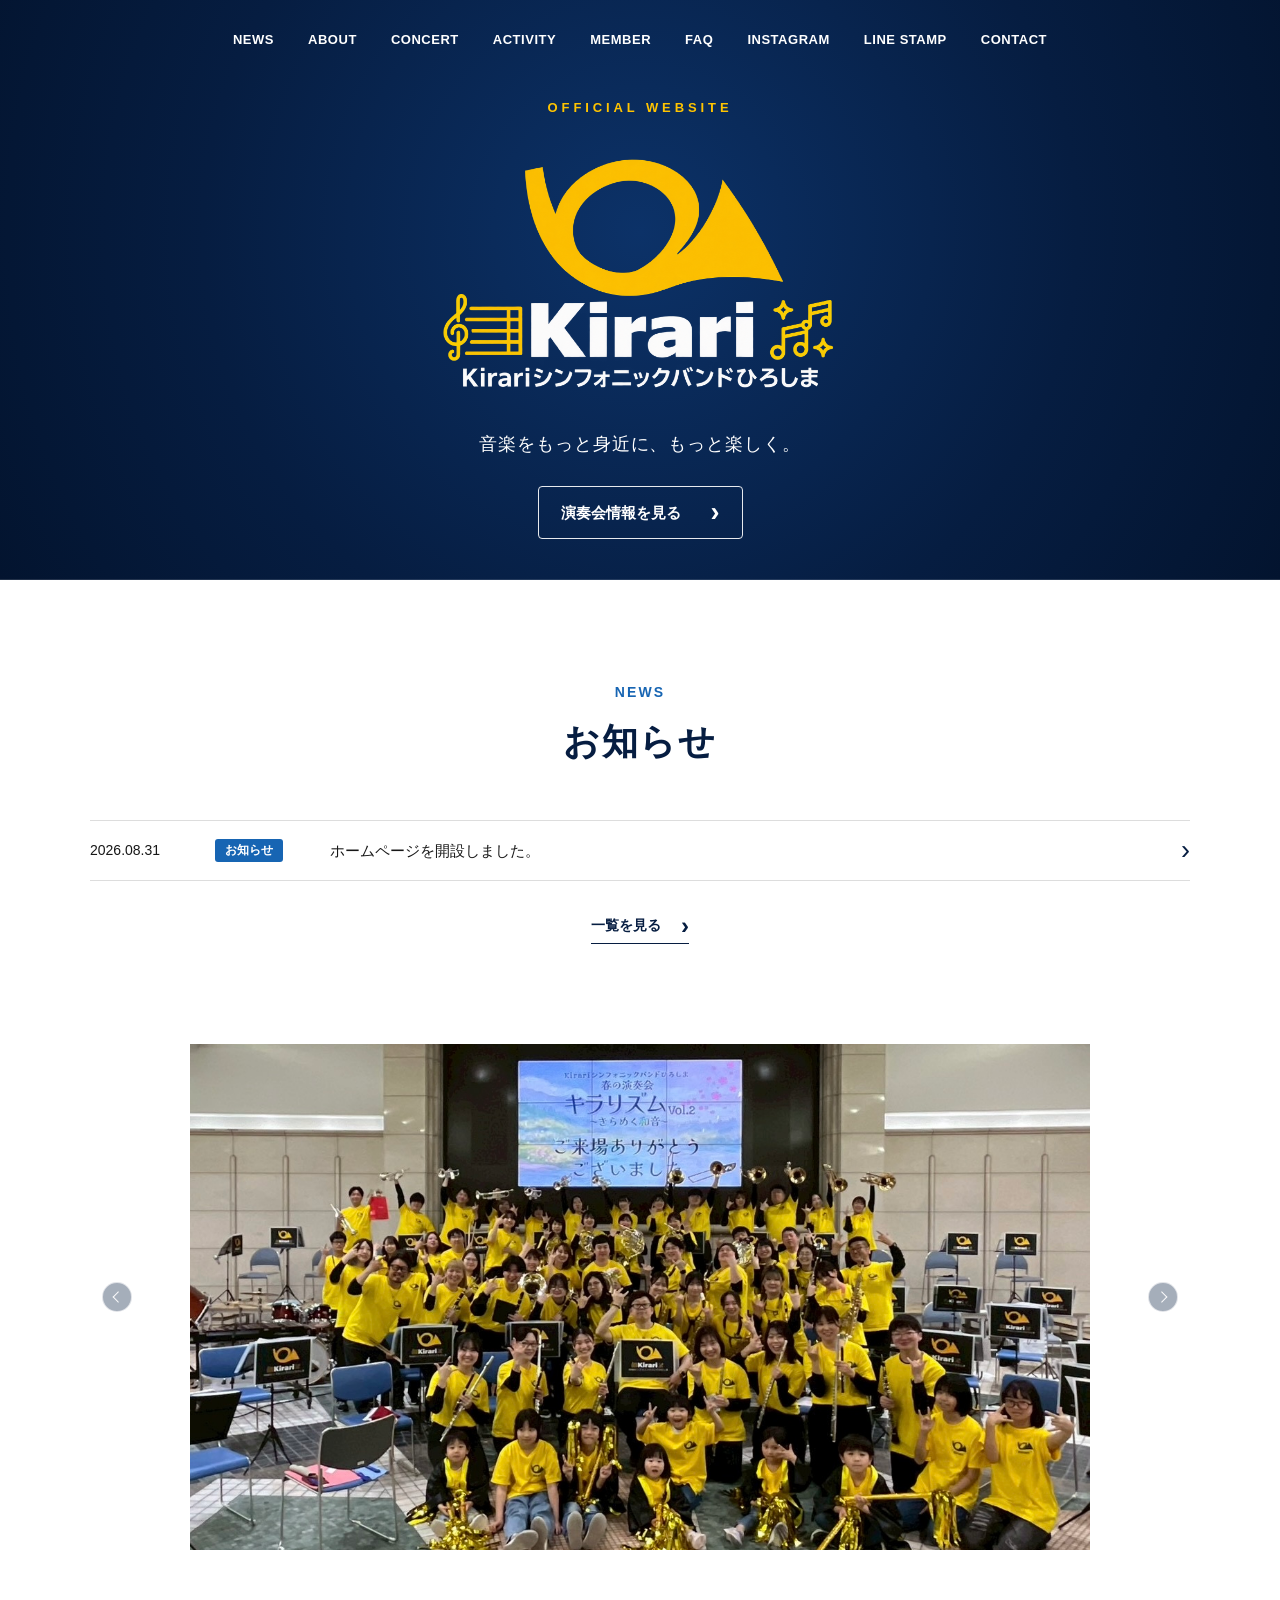
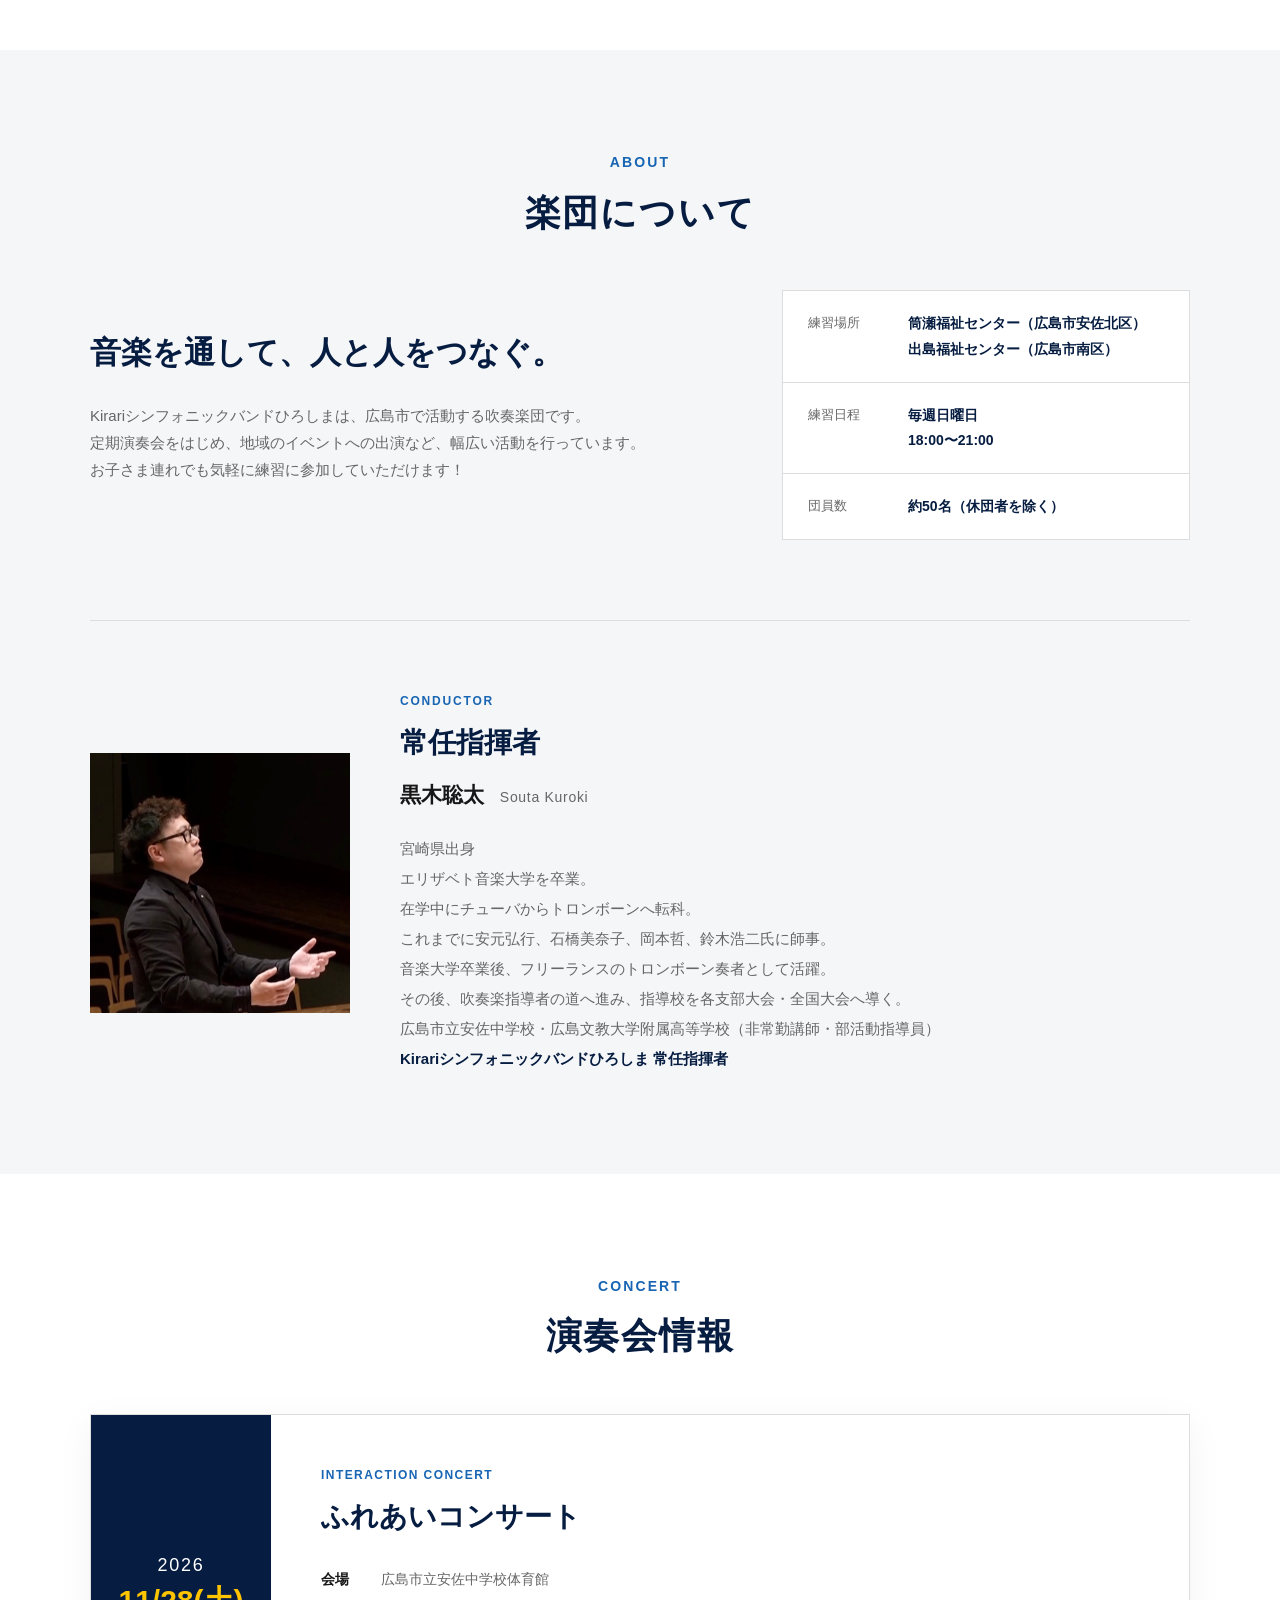
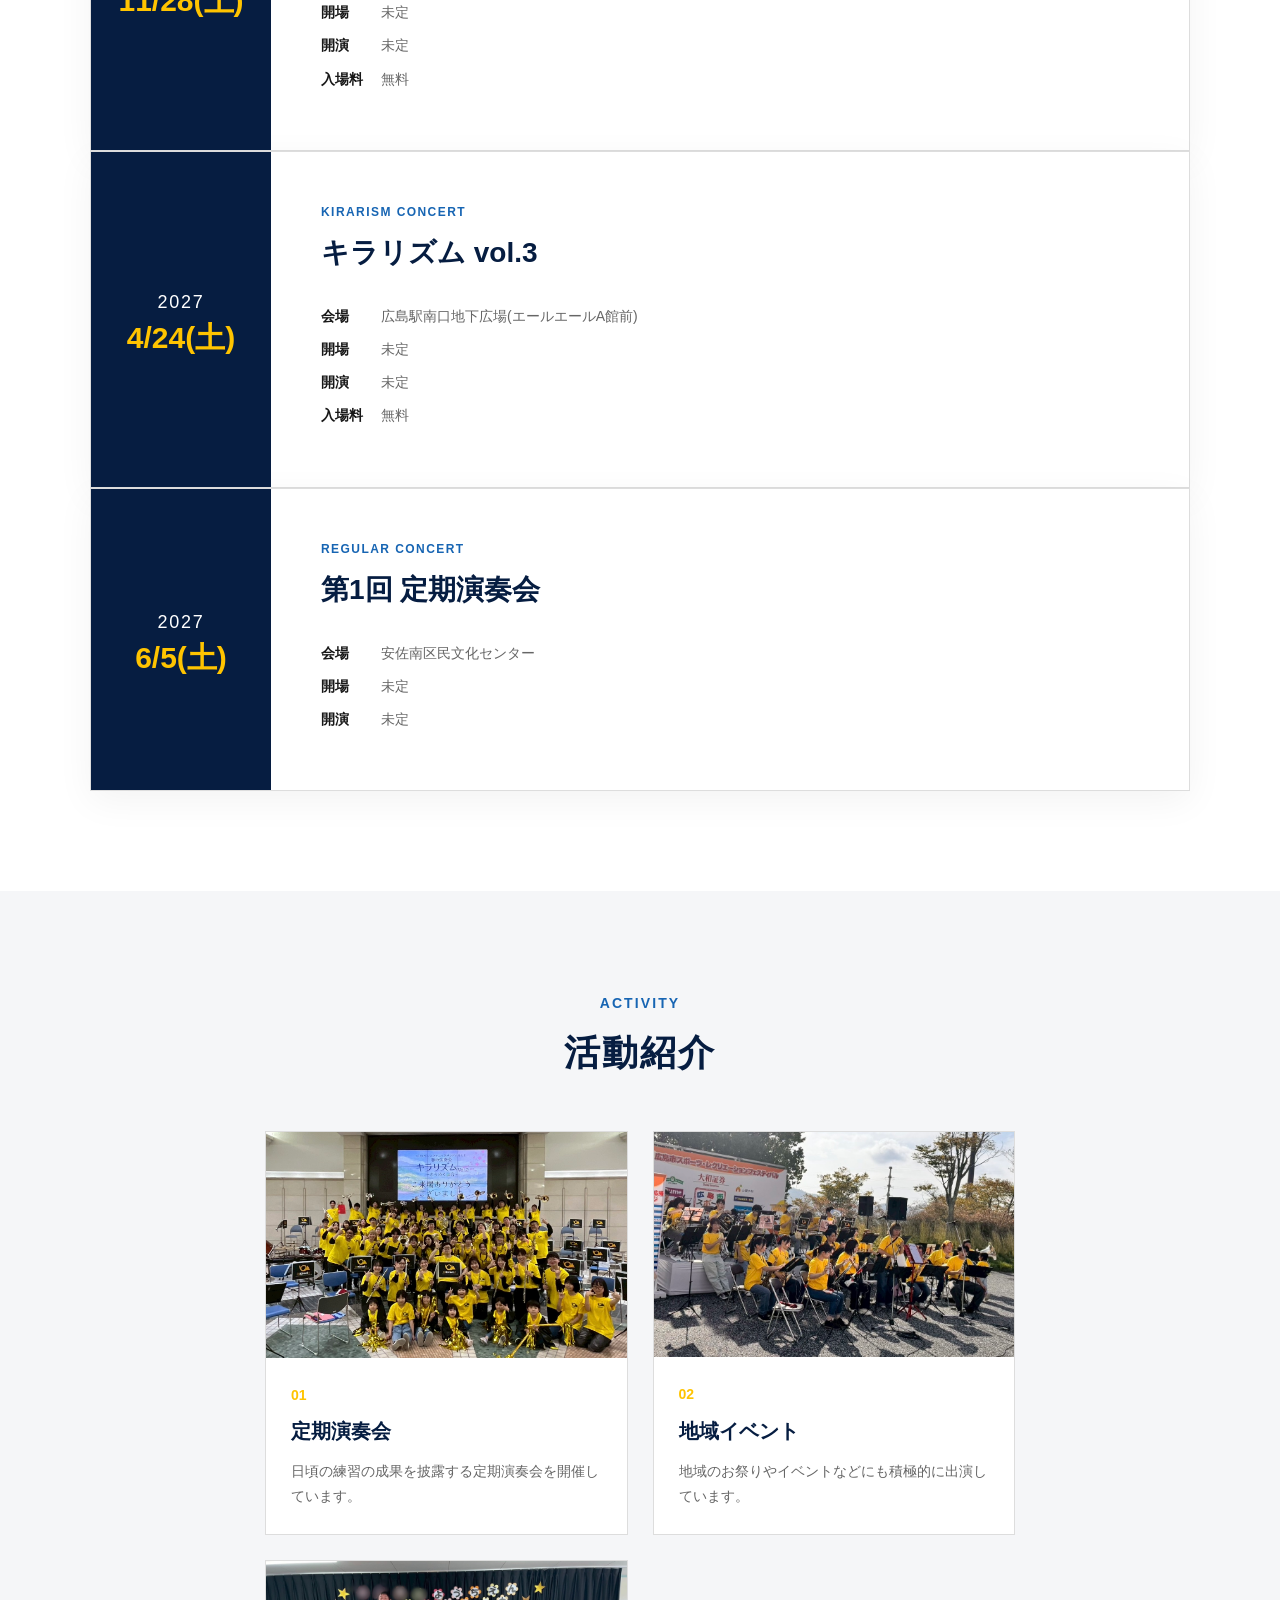
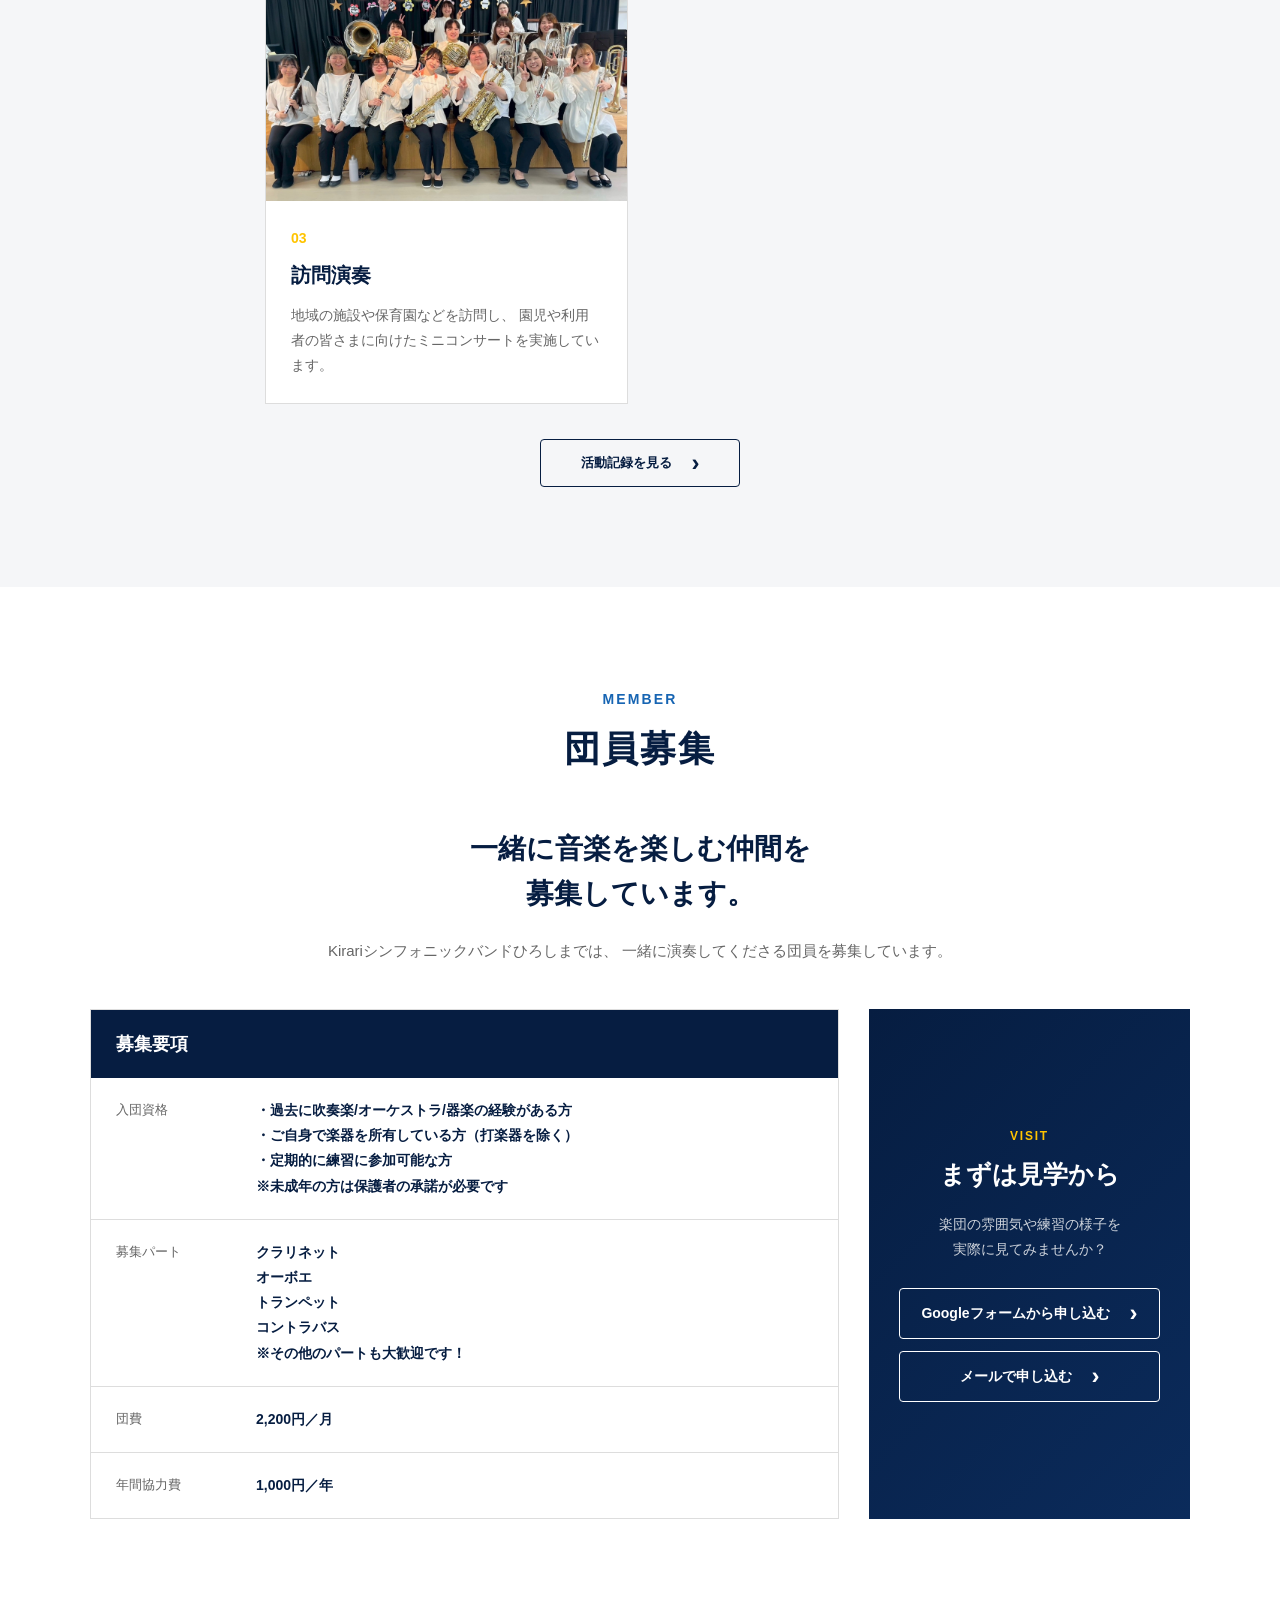
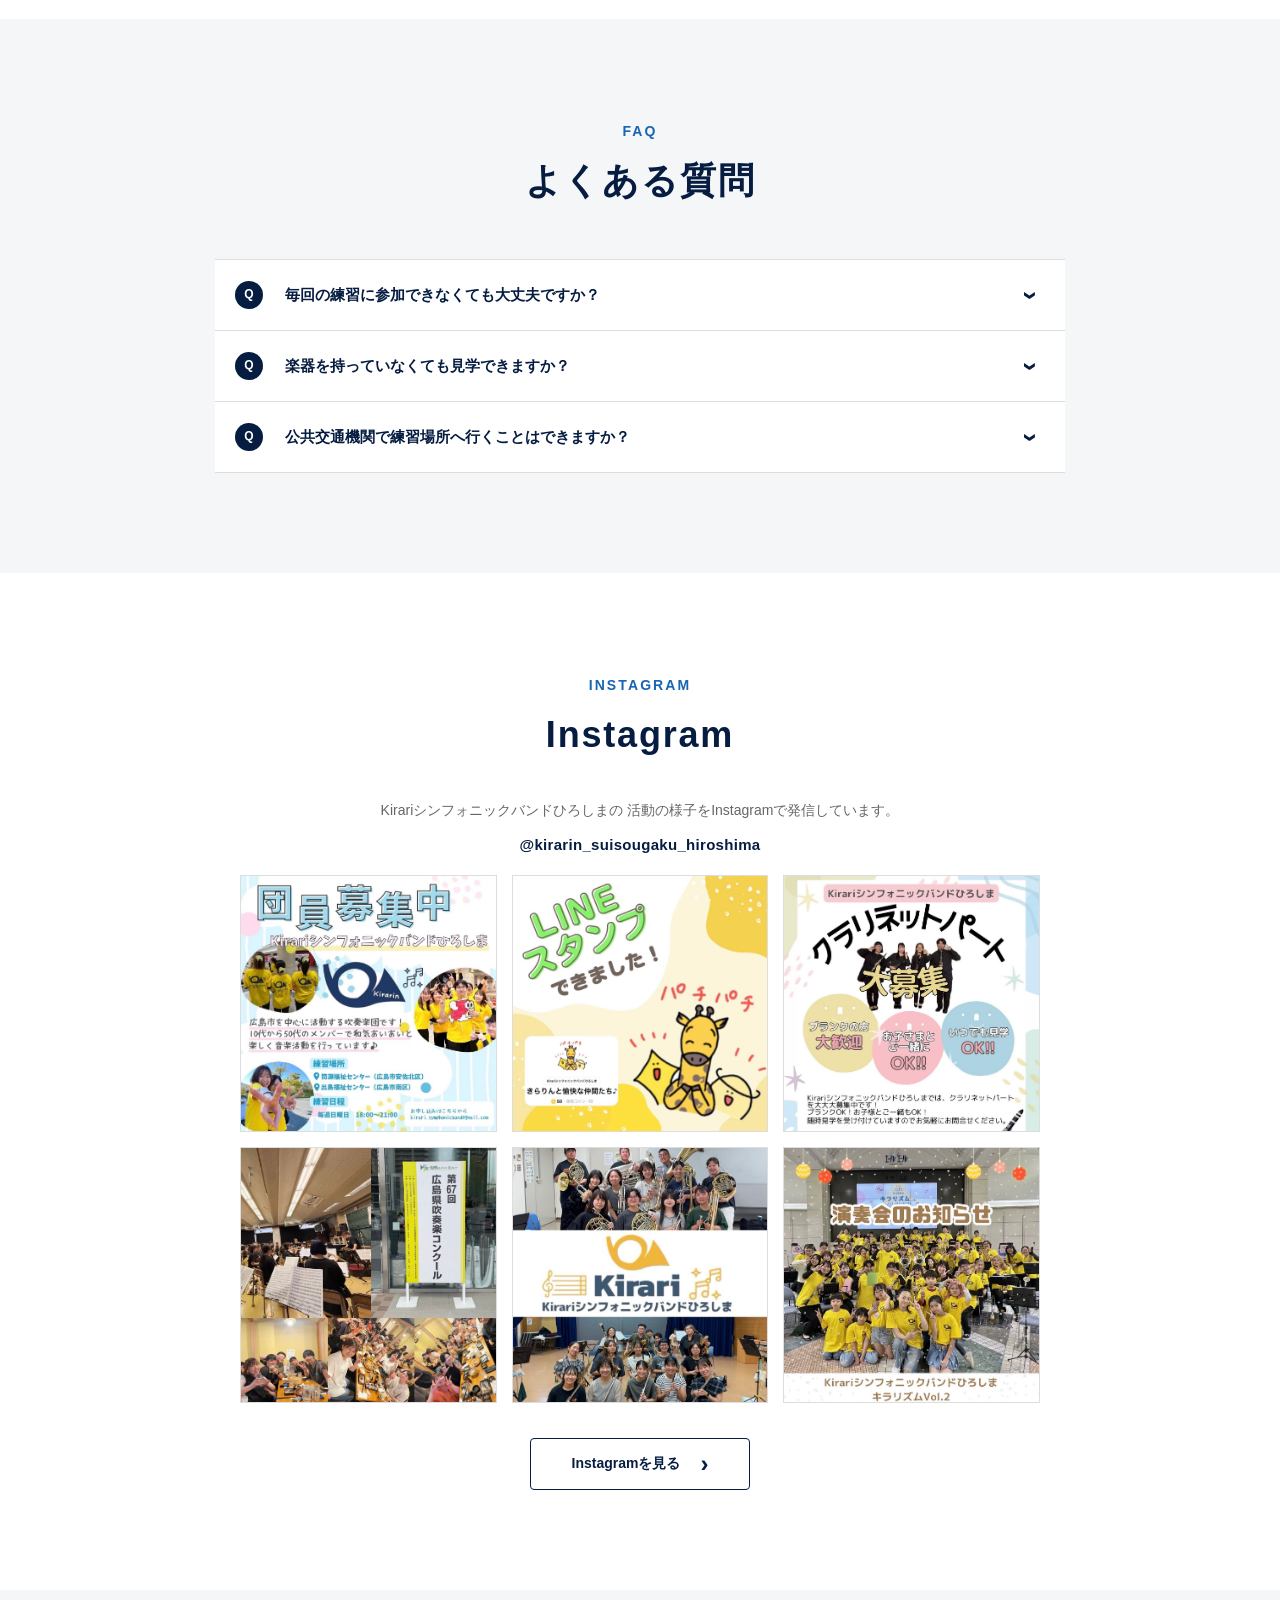
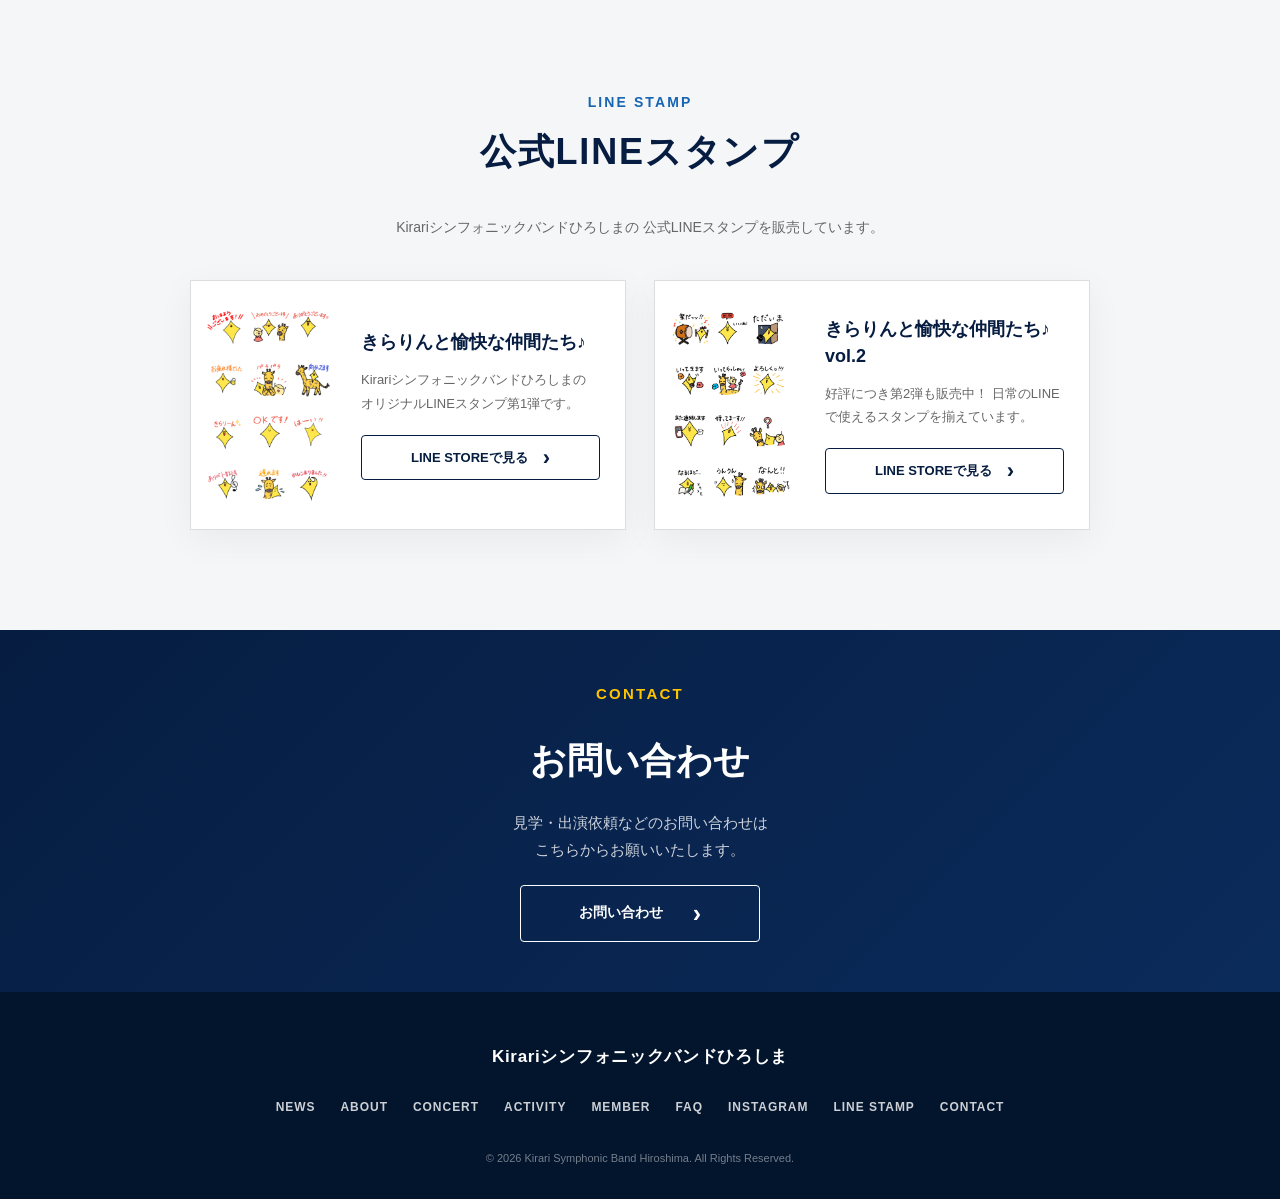
<file: index.html>
<!DOCTYPE html>
<html lang="ja">

<head>
  <meta charset="UTF-8">
  <meta name="viewport" content="width=device-width, initial-scale=1.0">

  <meta name="description" content="Kirariシンフォニックバンドひろしまの公式ホームページ。演奏会情報、活動予定、団員募集などをご案内しています。">

  <meta name="keywords" content="Kirari,シンフォニックバンド,広島,吹奏楽,吹奏楽団">

  <title>Kirariシンフォニックバンドひろしま | Official Website</title>

  <link rel="stylesheet" href="css/common.css">
</head>

<body>

  <!-- ==================== HEADER ==================== -->

  <header class="site-header top-header">

    <div class="container header-inner">

      <a class="site-name" href="index.html">
        <img src="images/ui/kirari_logo_header.png" alt="Kirariシンフォニックバンドひろしま">
      </a>

      <button class="menu-button" aria-label="メニューを開く" aria-expanded="false" type="button">
        <span></span>
        <span></span>
        <span></span>
      </button>

      <nav class="global-nav">

        <a href="#news">NEWS</a>
        <a href="#about">ABOUT</a>
        <a href="#concert">CONCERT</a>
        <a href="#activity">ACTIVITY</a>
        <a href="#member">MEMBER</a>
        <a href="#faq">FAQ</a>
        <a href="#instagram">INSTAGRAM</a>
        <a href="#line-stamp">LINE STAMP</a>
        <a href="#contact">CONTACT</a>

      </nav>

    </div>

  </header>


  <main>

    <!-- ==================== HERO ==================== -->

    <section class="hero">

      <div class="hero-inner">

        <p class="hero-kicker">
          OFFICIAL WEBSITE
        </p>

        <h1 class="visually-hidden">
          Kirariシンフォニックバンドひろしま
        </h1>

        <img src="images/ui/kirari_logo_top.png" alt="Kirariシンフォニックバンドひろしま" class="hero-logo">

        <p class="hero-copy">
          音楽をもっと身近に、もっと楽しく。
        </p>

        <a class="hero-button" href="#concert">

          <span>
            演奏会情報を見る
          </span>

          <span class="arrow">
            ›
          </span>

        </a>

      </div>

    </section>


    <!-- ==================== NEWS ==================== -->

    <section id="news" class="section news-section">

      <div class="container">

        <div class="section-heading">

          <p class="eyebrow">
            NEWS
          </p>

          <h2>
            お知らせ
          </h2>

        </div>


        <div id="news-list" class="news-list">
          <!-- /news/ 内のファイルをJavaScriptで読み込みます -->
        </div>


        <div class="more-link-wrapper">

          <a href="news/index.html" class="more-link">

            一覧を見る

            <span>
              ›
            </span>

          </a>

        </div>

      </div>

    </section>


    <!-- ==================== SLIDESHOW ==================== -->

    <div class="slideshow" id="slideshow">

      <div class="container">

        <div class="slideshow-container">

          <button type="button" class="slideshow-button slideshow-prev" aria-label="前の写真">
            ‹
          </button>


          <div class="slideshow-image-wrapper">

            <img id="slideshow-image" src="" alt="Kirariシンフォニックバンドひろしまの活動写真">

            <div id="slideshow-placeholder" class="slideshow-placeholder">
              PHOTO
            </div>

          </div>


          <button type="button" class="slideshow-button slideshow-next" aria-label="次の写真">
            ›
          </button>

        </div>

      </div>

    </div>


    <!-- ==================== ABOUT ==================== -->

    <section id="about" class="section about-section">

      <div class="container">

        <div class="section-heading">

          <p class="eyebrow">
            ABOUT
          </p>

          <h2>
            楽団について
          </h2>

        </div>


        <div class="about-grid">

          <div class="about-text">

            <h3>
              音楽を通して、人と人をつなぐ。
            </h3>

            <p>
              Kirariシンフォニックバンドひろしまは、広島市で活動する吹奏楽団です。<br>
              定期演奏会をはじめ、地域のイベントへの出演など、幅広い活動を行っています。<br>
              お子さま連れでも気軽に練習に参加していただけます！
            </p>

          </div>


          <div class="about-info">

            <div class="info-row">

              <span>
                練習場所
              </span>

              <strong>
                筒瀬福祉センター（広島市安佐北区）<br>
                出島福祉センター（広島市南区）
              </strong>

            </div>


            <div class="info-row">

              <span>
                練習日程
              </span>

              <strong>
                毎週日曜日<br>
                18:00〜21:00
              </strong>

            </div>


            <div class="info-row">

              <span>
                団員数
              </span>

              <strong>
                約50名（休団者を除く）
              </strong>

            </div>

          </div>

        </div>


        <!-- ==================== CONDUCTOR ==================== -->

        <div class="conductor">

          <div class="conductor-photo">
            <img src="images/ui/conductor.jpg" alt="常任指揮者 黒木聡太">
          </div>

          <div class="conductor-content">

            <p class="conductor-label">
              CONDUCTOR
            </p>

            <h3>
              常任指揮者
            </h3>

            <h4>
              黒木聡太
              <span class="conductor-name-en">Souta Kuroki</span>
            </h4>

            <p>
              宮崎県出身<br>
              エリザベト音楽大学を卒業。<br>
              在学中にチューバからトロンボーンへ転科。<br>
              これまでに安元弘行、石橋美奈子、岡本哲、鈴木浩二氏に師事。<br>
              音楽大学卒業後、フリーランスのトロンボーン奏者として活躍。<br>
              その後、吹奏楽指導者の道へ進み、指導校を各支部大会・全国大会へ導く。<br>
              広島市立安佐中学校・広島文教大学附属高等学校（非常勤講師・部活動指導員）<br>
              <strong>Kirariシンフォニックバンドひろしま 常任指揮者</strong>
            </p>

          </div>

        </div>

      </div>

    </section>


    <!-- ==================== CONCERT ==================== -->

    <section id="concert" class="section concert-section">

      <div class="container">

        <div class="section-heading">

          <p class="eyebrow">
            CONCERT
          </p>

          <h2>
            演奏会情報
          </h2>

        </div>

        <!-- 演奏会情報をJavaScriptで表示 -->
        <div id="concert-list"></div>

      </div>

    </section>


    <!-- ==================== ACTIVITY ==================== -->

    <section id="activity" class="section activity-section">

      <div class="container">

        <div class="section-heading">

          <p class="eyebrow">
            ACTIVITY
          </p>

          <h2>
            活動紹介
          </h2>

        </div>


        <div class="activity-grid">

          <article class="activity-card">

            <div class="activity-image">
              <img src="images/ui/regular_concert.jpg" alt="定期演奏会">
            </div>

            <div class="activity-content">

              <p class="activity-number">
                01
              </p>

              <h3>
                定期演奏会
              </h3>

              <p>
                日頃の練習の成果を披露する定期演奏会を開催しています。
              </p>

            </div>

          </article>


          <article class="activity-card">

            <div class="activity-image">
              <img src="images/ui/event.jpg" alt="地域イベント">
            </div>

            <div class="activity-content">

              <p class="activity-number">
                02
              </p>

              <h3>
                地域イベント
              </h3>

              <p>
                地域のお祭りやイベントなどにも積極的に出演しています。
              </p>

            </div>

          </article>


          <article class="activity-card">

            <div class="activity-image">
              <img src="images/ui/outreach_concert.jpg" alt="訪問演奏">
            </div>

            <div class="activity-content">

              <p class="activity-number">
                03
              </p>

              <h3>
                訪問演奏
              </h3>

              <p>
                地域の施設や保育園などを訪問し、
                園児や利用者の皆さまに向けたミニコンサートを実施しています。
              </p>

            </div>

          </article>

        </div>


        <div class="activity-more">

          <a href="activity/index.html" class="activity-button">
            活動記録を見る
            <span>›</span>
          </a>

        </div>

      </div>

    </section>


    <!-- ==================== MEMBER ==================== -->

    <section id="member" class="section member-section">

      <div class="container">

        <div class="section-heading">

          <p class="eyebrow">
            MEMBER
          </p>

          <h2>
            団員募集
          </h2>

        </div>


        <div class="member-intro">

          <h3>
            一緒に音楽を楽しむ仲間を<br>
            募集しています。
          </h3>

          <p>
            Kirariシンフォニックバンドひろしまでは、
            一緒に演奏してくださる団員を募集しています。
          </p>

        </div>


        <div class="member-grid">

          <div class="member-box">

            <h3>
              募集要項
            </h3>

            <div class="member-info-list">

              <div class="member-info-row">

                <span>
                  入団資格
                </span>

                <strong>
                  ・過去に吹奏楽/オーケストラ/器楽の経験がある方<br>
                  ・ご自身で楽器を所有している方（打楽器を除く）<br>
                  ・定期的に練習に参加可能な方<br>
                  ※未成年の方は保護者の承諾が必要です
                </strong>

              </div>


              <div class="member-info-row">

                <span>
                  募集パート
                </span>

                <strong id="member-parts">読み込み中・・・</strong>

              </div>


              <div class="member-info-row">

                <span>
                  団費
                </span>

                <strong>
                  2,200円／月
                </strong>

              </div>

              <div class="member-info-row">

                <span>
                  年間協力費
                </span>

                <strong>
                  1,000円／年
                </strong>

              </div>

            </div>

          </div>


          <div class="member-visit">

            <p class="member-visit-label">
              VISIT
            </p>

            <h3>
              まずは見学から
            </h3>

            <p>
              楽団の雰囲気や練習の様子を<br>
              実際に見てみませんか？
            </p>

            <div class="member-buttons">

              <a href="https://docs.google.com/forms/d/e/1FAIpQLSeltY_AqlP8TlCWf9w2bvAyV-JpzHi0uaeZAroylUFgQzdvUA/viewform"
                class="member-button" target="_blank" rel="noopener noreferrer">
                Googleフォームから申し込む
                <span>›</span>
              </a>

              <a href="#" id="member-mail-button" class="member-button">
                メールで申し込む
                <span>›</span>
              </a>

            </div>

          </div>

        </div>

      </div>

    </section>

    <!-- ==================== FAQ ==================== -->

    <section id="faq" class="section faq-section">

      <div class="container">

        <div class="section-heading">

          <p class="eyebrow">
            FAQ
          </p>

          <h2>
            よくある質問
          </h2>

        </div>

        <div id="faq-list" class="faq-list">

          <p class="faq-loading">
            読み込み中・・・
          </p>

        </div>

      </div>

    </section>


    <!-- ==================== INSTAGRAM ==================== -->

    <section id="instagram" class="section instagram-section">

      <div class="container">

        <div class="section-heading">

          <p class="eyebrow">
            INSTAGRAM
          </p>

          <h2>
            Instagram
          </h2>

        </div>


        <div class="instagram-intro">

          <p>
            Kirariシンフォニックバンドひろしまの<br class="instagram-mobile-br">
            活動の様子をInstagramで発信しています。
          </p>

          <a href="https://www.instagram.com/kirarin_suisougaku_hiroshima/" class="instagram-account" target="_blank"
            rel="noopener noreferrer">
            @kirarin_suisougaku_hiroshima
          </a>

        </div>


        <div class="instagram-grid">

          <a href="https://www.instagram.com/kirarin_suisougaku_hiroshima/" class="instagram-item" target="_blank"
            rel="noopener noreferrer">
            <img src="images/instagram/instagram1.jpg" alt="Instagram投稿" loading="lazy">
          </a>


          <a href="https://www.instagram.com/kirarin_suisougaku_hiroshima/" class="instagram-item" target="_blank"
            rel="noopener noreferrer">
            <img src="images/instagram/instagram2.jpg" alt="Instagram投稿" loading="lazy">
          </a>


          <a href="https://www.instagram.com/kirarin_suisougaku_hiroshima/" class="instagram-item" target="_blank"
            rel="noopener noreferrer">
            <img src="images/instagram/instagram3.jpg" alt="Instagram投稿" loading="lazy">
          </a>


          <a href="https://www.instagram.com/kirarin_suisougaku_hiroshima/" class="instagram-item" target="_blank"
            rel="noopener noreferrer">
            <img src="images/instagram/instagram4.jpg" alt="Instagram投稿" loading="lazy">
          </a>


          <a href="https://www.instagram.com/kirarin_suisougaku_hiroshima/" class="instagram-item" target="_blank"
            rel="noopener noreferrer">
            <img src="images/instagram/instagram5.jpg" alt="Instagram投稿" loading="lazy">
          </a>


          <a href="https://www.instagram.com/kirarin_suisougaku_hiroshima/" class="instagram-item" target="_blank"
            rel="noopener noreferrer">
            <img src="images/instagram/instagram6.jpg" alt="Instagram投稿" loading="lazy">
          </a>

        </div>


        <div class="instagram-more">

          <a href="https://www.instagram.com/kirarin_suisougaku_hiroshima/" class="instagram-button" target="_blank"
            rel="noopener noreferrer">
            Instagramを見る
            <span>›</span>
          </a>

        </div>

      </div>

    </section>

        <!-- ==================== LINE STAMP ==================== -->

    <section id="line-stamp" class="section line-stamp-section">

      <div class="container">

        <div class="section-heading">

          <p class="eyebrow">
            LINE STAMP
          </p>

          <h2>
            公式LINEスタンプ
          </h2>

        </div>


        <div class="line-stamp-intro">

          <p>
            Kirariシンフォニックバンドひろしまの<br class="line-stamp-mobile-br">
            公式LINEスタンプを販売しています。
          </p>

        </div>


        <div class="line-stamp-grid">

          <!-- ====================
               VOL.1
          ==================== -->

          <article class="line-stamp-card">

            <div class="line-stamp-image">

              <img
                src="images/line-stamp/vol1.png"
                alt="公式LINEスタンプ Vol.1"
                loading="lazy"
              >

            </div>


            <div class="line-stamp-content">

              <h3>
                きらりんと愉快な仲間たち♪
              </h3>

              <p>
                Kirariシンフォニックバンドひろしまの
                オリジナルLINEスタンプ第1弾です。
              </p>


              <a
                href="https://store.line.me/stickershop/product/30757518/ja?utm_source=gnsh_stickerDetail&fbclid=PAdGRleAUHLk1wZG9mAmZkaWQWUNzIuoDEJ8eUocSfLQ0TOfvRWFvPx2V4dG4DYWVtAjExAHNydGMGYXBwX2lkDzEyNDAyNDU3NDI4NzQxNAABpxdaMrMxn_gN2zINwcPKVq_WzgFVWS3b_NM239SE7OeK0f7NbyYNUnh0Z7so_aem_zKYlw2OqGnR82JLibWOwqw"
                class="line-stamp-button"
                target="_blank"
                rel="noopener noreferrer"
              >
                LINE STOREで見る
                <span>›</span>
              </a>

            </div>

          </article>


          <!-- ====================
               VOL.2
          ==================== -->

          <article class="line-stamp-card">

            <div class="line-stamp-image">

              <img
                src="images/line-stamp/vol2.png"
                alt="公式LINEスタンプ Vol.2"
                loading="lazy"
              >

            </div>


            <div class="line-stamp-content">

              <h3>
                きらりんと愉快な仲間たち♪ vol.2
              </h3>

              <p>
                好評につき第2弾も販売中！
                日常のLINEで使えるスタンプを揃えています。
              </p>


              <a
                href="https://store.line.me/stickershop/product/33531356/ja?utm_source=gnsh_stickerDetail&fbclid=PAdGRleAUHLnhwZG9mAmZkaWQWUNwff7qkgxtWaoBGvFEwE2lwISSVH2V4dG4DYWVtAjExAHNydGMGYXBwX2lkDzEyNDAyNDU3NDI4NzQxNAABp0O0sut0BizaUSm4BmWqQ5yd6ttbNZXsuMa3TiABA6KHE6Jh1OICFGQcKnb9_aem_WoQLei1wDrFDoKJEl5p86g"
                class="line-stamp-button"
                target="_blank"
                rel="noopener noreferrer"
              >
                LINE STOREで見る
                <span>›</span>
              </a>

            </div>

          </article>

        </div>

      </div>

    </section>


    <!-- ==================== CONTACT ==================== -->

    <section id="contact" class="contact-section">

      <div class="container contact-inner">

        <p class="eyebrow">
          CONTACT
        </p>

        <h2>
          お問い合わせ
        </h2>

        <p>
          見学・出演依頼などのお問い合わせは<br>
          こちらからお願いいたします。
        </p>

        <a class="contact-button" href="mailto:kirari.symphonicband@gmail.com">
          お問い合わせ

          <span>
            ›
          </span>

        </a>

      </div>

    </section>

  </main>


  <!-- ==================== FOOTER ==================== -->

  <footer class="site-footer">

    <div class="container footer-inner">

      <div class="footer-logo">
        Kirariシンフォニックバンドひろしま
      </div>

      <div class="footer-nav">

        <a href="#news">
          NEWS
        </a>

        <a href="#about">
          ABOUT
        </a>

        <a href="#concert">
          CONCERT
        </a>

        <a href="#activity">
          ACTIVITY
        </a>

        <a href="#member">
          MEMBER
        </a>

        <a href="#faq">
          FAQ
        </a>

        <a href="#instagram">
          INSTAGRAM
        </a>
        
        <a href="#line-stamp">
          LINE STAMP
        </a>

        <a href="#contact">
          CONTACT
        </a>

      </div>

      <p class="copyright">
        &copy; 2026 Kirari Symphonic Band Hiroshima.
        All Rights Reserved.
      </p>

    </div>

  </footer>


  <!-- ==================== JAVASCRIPT ==================== -->

  <script src="js/common.js"></script>
  <script src="js/mail.js"></script>

</body>

</html>
</file>
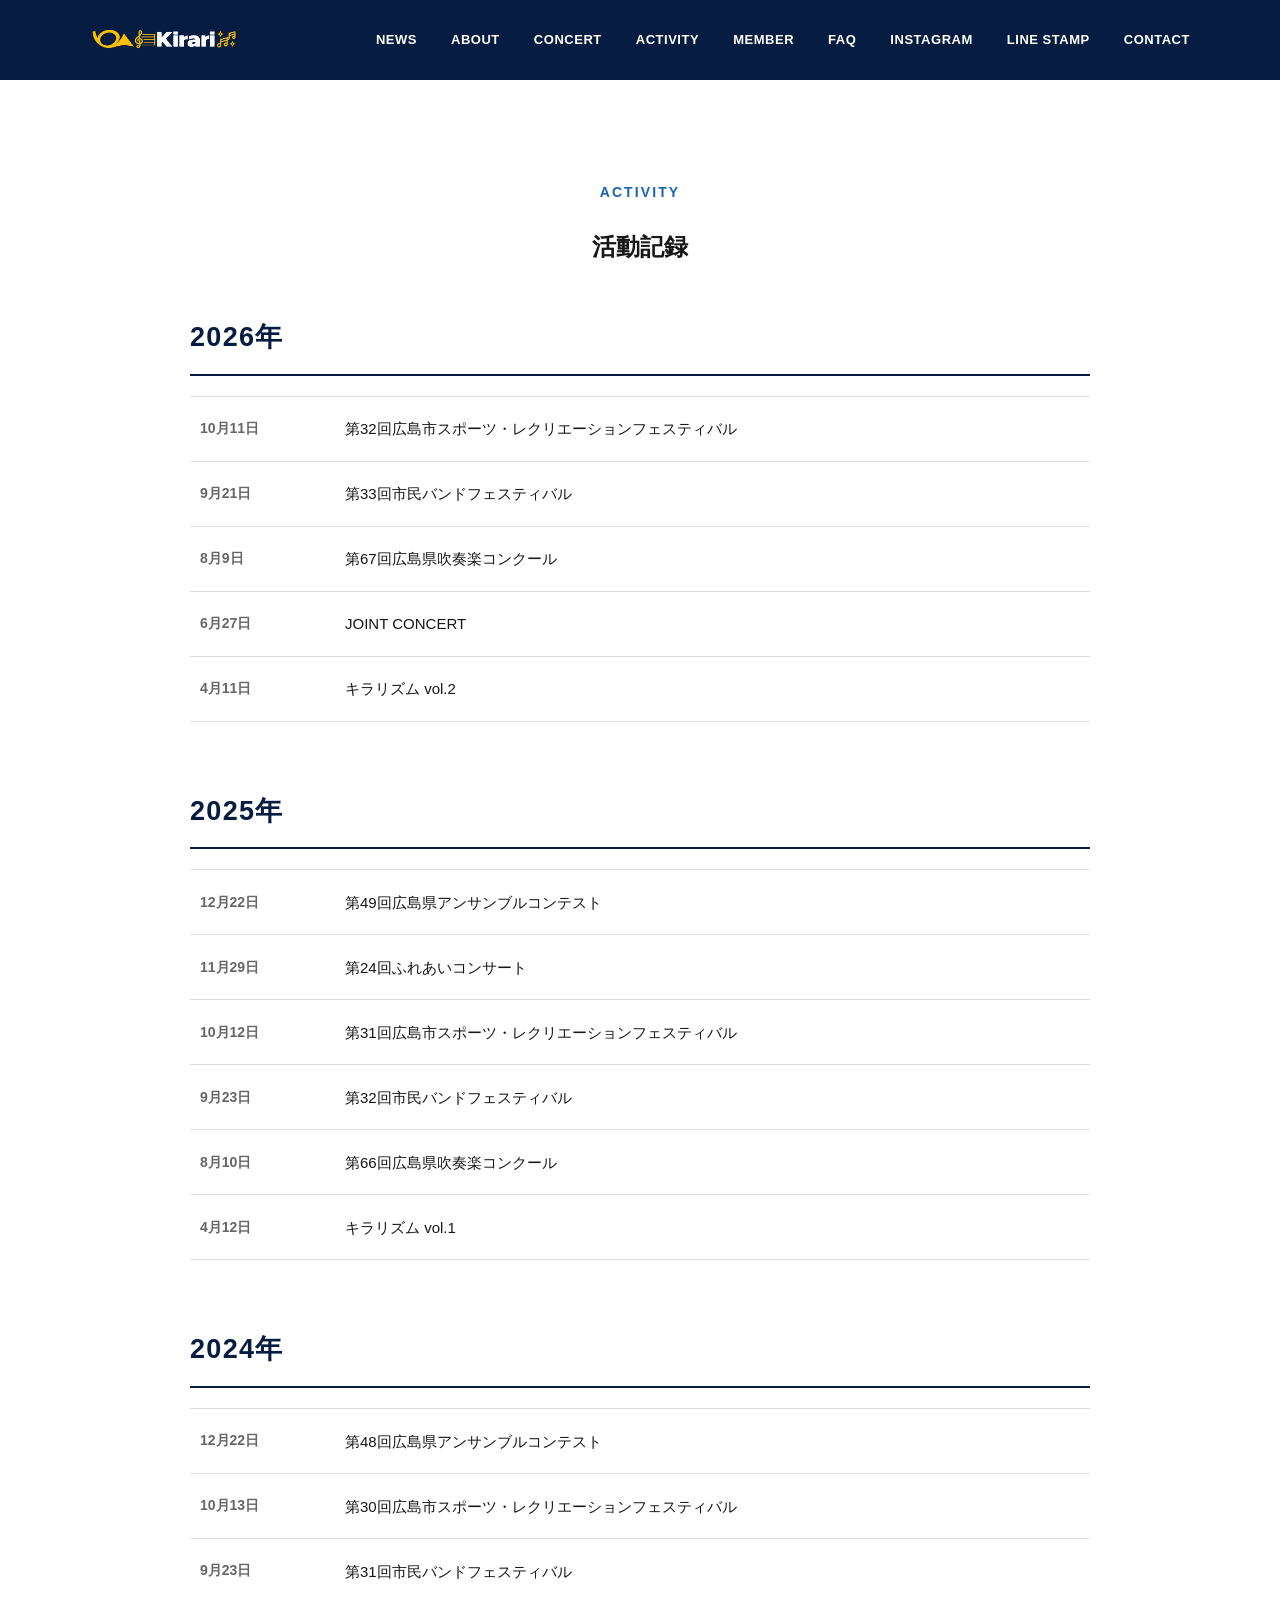
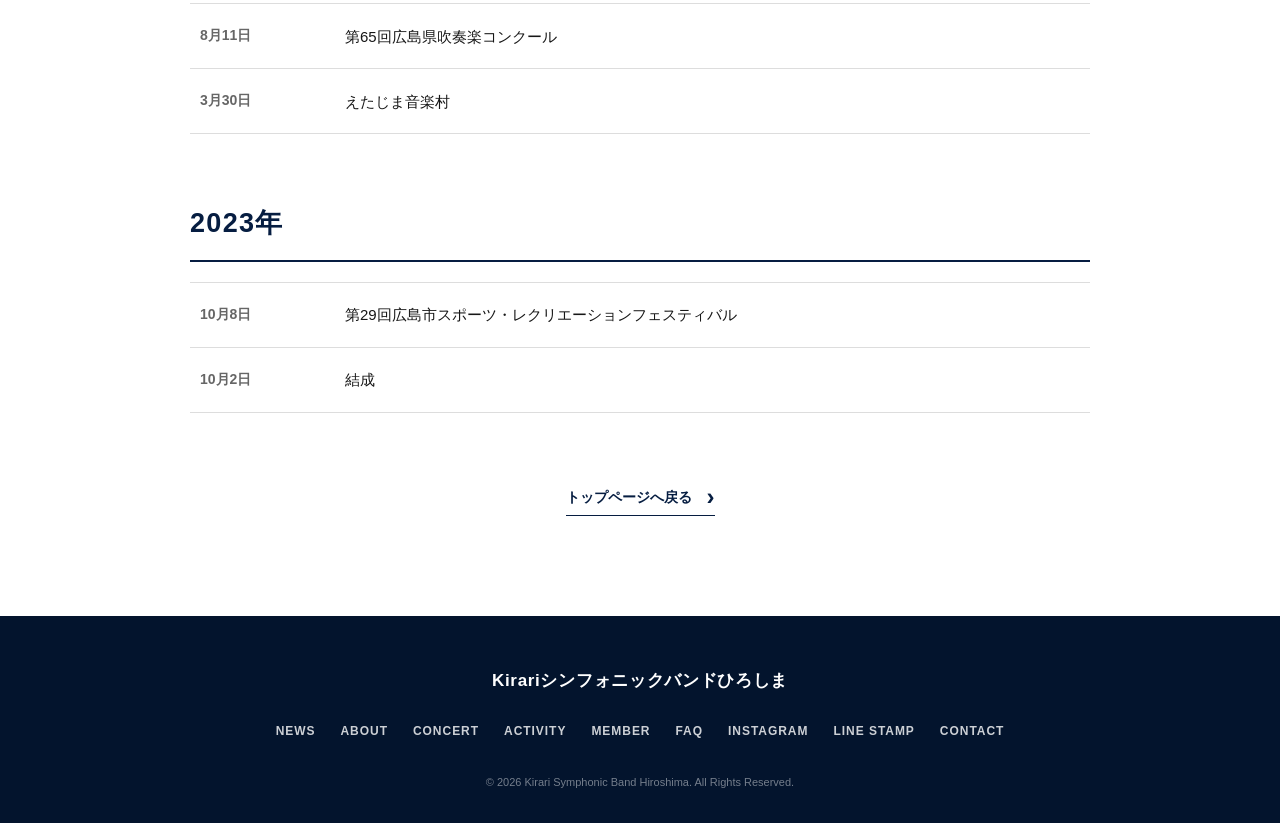
<file: activity/index.html>
<!DOCTYPE html>
<html lang="ja">

<head>
  <meta charset="UTF-8">
  <meta name="viewport" content="width=device-width, initial-scale=1.0">

  <meta name="description" content="Kirariシンフォニックバンドひろしまの活動記録。演奏会や地域イベントなど、これまでの活動をご紹介します。">

  <title>活動記録 | Kirariシンフォニックバンドひろしま</title>

  <link rel="stylesheet" href="../css/common.css">
  <link rel="stylesheet" href="../css/activity.css">
</head>

<body class="activity-page">

  <header class="site-header">

    <div class="container header-inner">

      <a class="site-name" href="../index.html">
        <img src="../images/ui/kirari_logo_header.png" alt="Kirariシンフォニックバンドひろしま">
      </a>

      <button class="menu-button" aria-label="メニューを開く" aria-expanded="false" type="button">
        <span></span>
        <span></span>
        <span></span>
      </button>

      <nav class="global-nav">

        <a href="../index.html#news">NEWS</a>
        <a href="../index.html#about">ABOUT</a>
        <a href="../index.html#concert">CONCERT</a>
        <a href="../index.html#activity">ACTIVITY</a>
        <a href="../index.html#member">MEMBER</a>
        <a href="../index.html#faq">FAQ</a>
        <a href="../index.html#instagram">INSTAGRAM</a>
        <a href="../index.html#line-stamp">LINE STAMP</a>
        <a href="../index.html#contact">CONTACT</a>

      </nav>

    </div>

  </header>


  <main>

    <section class="section">

      <div class="container">

        <div class="section-heading">

          <p class="eyebrow">
            ACTIVITY
          </p>

          <h1>
            活動記録
          </h1>

        </div>

        <div class="activity-records">
          <!-- JavaScriptで活動記録を表示 -->
        </div>

        <div class="activity-page-back">

          <a href="../index.html#activity">

            トップページへ戻る

            <span>
              ›
            </span>

          </a>

        </div>

      </div>

    </section>

  </main>


  <footer class="site-footer">

    <div class="container footer-inner">

      <div class="footer-logo">
        Kirariシンフォニックバンドひろしま
      </div>

      <div class="footer-nav">

        <a href="../index.html#news">
          NEWS
        </a>

        <a href="../index.html#about">
          ABOUT
        </a>

        <a href="../index.html#concert">
          CONCERT
        </a>

        <a href="../index.html#activity">
          ACTIVITY
        </a>

        <a href="../index.html#member">
          MEMBER
        </a>

        <a href="../index.html#faq">
          FAQ
        </a>

        <a href="../index.html#instagram">
          INSTAGRAM
        </a>

        <a href="../index.html#line-stamp">LINE STAMP</a>

        <a href="../index.html#contact">
          CONTACT
        </a>

      </div>

      <p class="copyright">
        &copy; 2026 Kirari Symphonic Band Hiroshima.
        All Rights Reserved.
      </p>

    </div>

  </footer>


  <script src="../js/common.js"></script>
  <script src="../js/activity.js"></script>

</body>

</html>
</file>
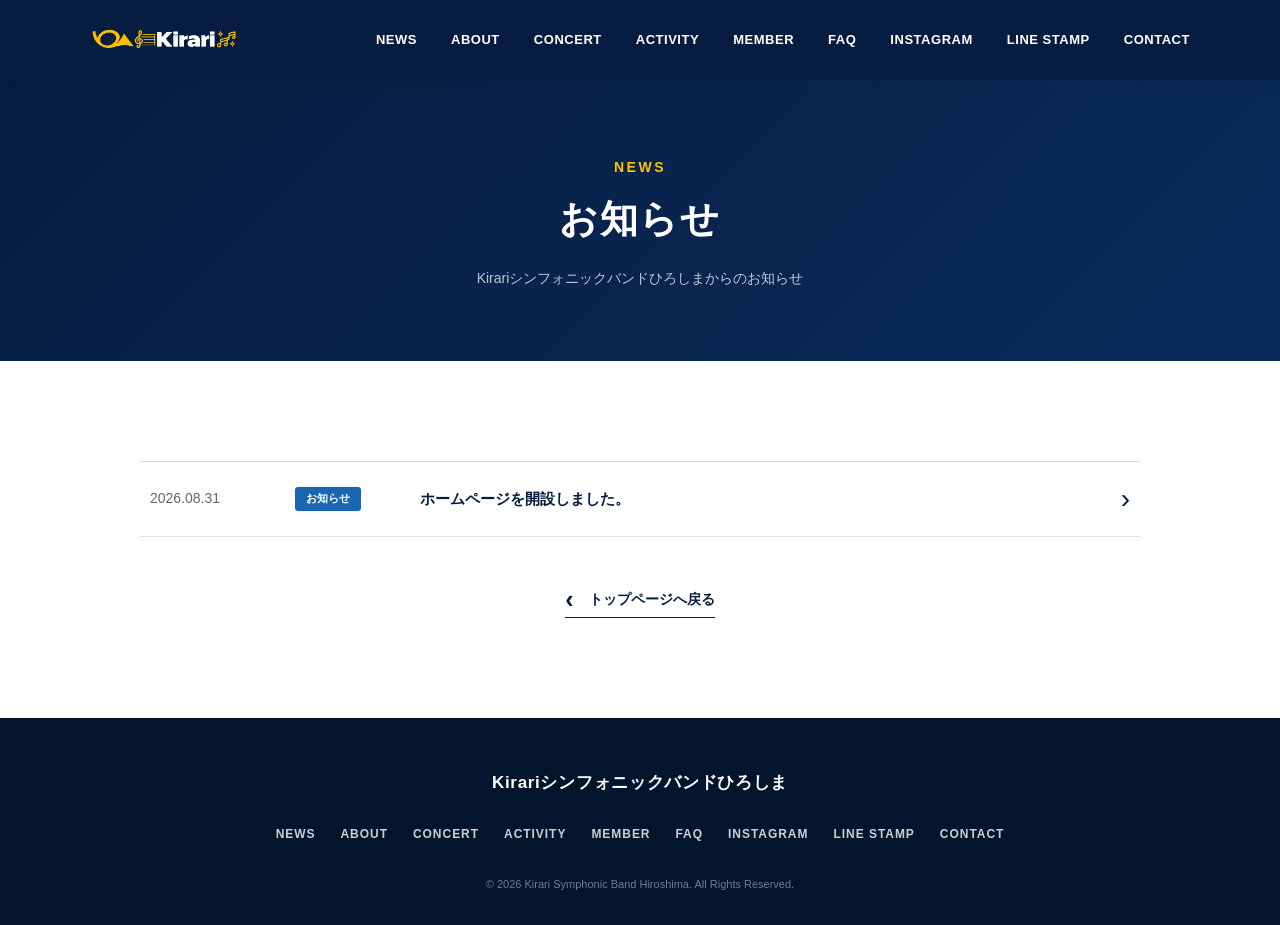
<file: news/index.html>
<!DOCTYPE html>
<html lang="ja">

<head>
  <meta charset="UTF-8">
  <meta name="viewport" content="width=device-width, initial-scale=1.0">

  <meta
    name="description"
    content="Kirariシンフォニックバンドひろしまのお知らせ一覧。演奏会情報や活動情報をご案内しています。"
  >

  <title>NEWS | Kirariシンフォニックバンドひろしま</title>

  <link rel="stylesheet" href="../css/common.css">
  <link rel="stylesheet" href="../css/news.css">
</head>

<body>

  <!-- ==================== HEADER ==================== -->

  <header class="site-header news-header">

    <div class="container header-inner">

      <a class="site-name" href="../index.html">
        <img
          src="../images/ui/kirari_logo_header.png"
          alt="Kirariシンフォニックバンドひろしま"
        >
      </a>

      <button
        class="menu-button"
        aria-label="メニューを開く"
        aria-expanded="false"
        type="button"
      >
        <span></span>
        <span></span>
        <span></span>
      </button>

      <nav class="global-nav">

        <a href="../index.html#news">NEWS</a>
        <a href="../index.html#about">ABOUT</a>
        <a href="../index.html#concert">CONCERT</a>
        <a href="../index.html#activity">ACTIVITY</a>
        <a href="../index.html#member">MEMBER</a>
        <a href="../index.html#faq">FAQ</a>
        <a href="../index.html#instagram">INSTAGRAM</a>
        <a href="../index.html#line-stamp">LINE STAMP</a>
        <a href="../index.html#contact">CONTACT</a>

      </nav>

    </div>

  </header>


  <!-- ==================== MAIN ==================== -->

  <main>

    <section class="news-page-hero">

      <div class="container">

        <p class="news-page-eyebrow">
          NEWS
        </p>

        <h1>
          お知らせ
        </h1>

        <p>
          Kirariシンフォニックバンドひろしまからのお知らせ
        </p>

      </div>

    </section>


    <section class="news-page-section">

      <div class="container">

        <!-- NEWS LIST -->

        <div id="news-all-list" class="news-page-list">
          <!-- /news/ 内のファイルをJavaScriptで読み込みます -->
        </div>


        <!-- BACK -->

        <div class="news-back">

          <a href="../index.html#news" class="news-back-button">
            <span>‹</span>
            トップページへ戻る
          </a>

        </div>

      </div>

    </section>

  </main>


  <!-- ==================== FOOTER ==================== -->

  <footer class="site-footer">

    <div class="container footer-inner">

      <div class="footer-logo">
        Kirariシンフォニックバンドひろしま
      </div>

      <div class="footer-nav">

        <a href="../index.html#news">NEWS</a>
        <a href="../index.html#about">ABOUT</a>
        <a href="../index.html#concert">CONCERT</a>
        <a href="../index.html#activity">ACTIVITY</a>
        <a href="../index.html#member">MEMBER</a>
        <a href="../index.html#faq">FAQ</a>
        <a href="../index.html#instagram">INSTAGRAM</a>
        <a href="../index.html#line-stamp">LINE STAMP</a>
        <a href="../index.html#contact">CONTACT</a>

      </div>

      <p class="copyright">
        &copy; 2026 Kirari Symphonic Band Hiroshima.
        All Rights Reserved.
      </p>

    </div>

  </footer>


  <!-- ==================== JAVASCRIPT ==================== -->

  <script src="../js/common.js"></script>
  <script src="../js/news.js"></script>

</body>

</html>
</file>
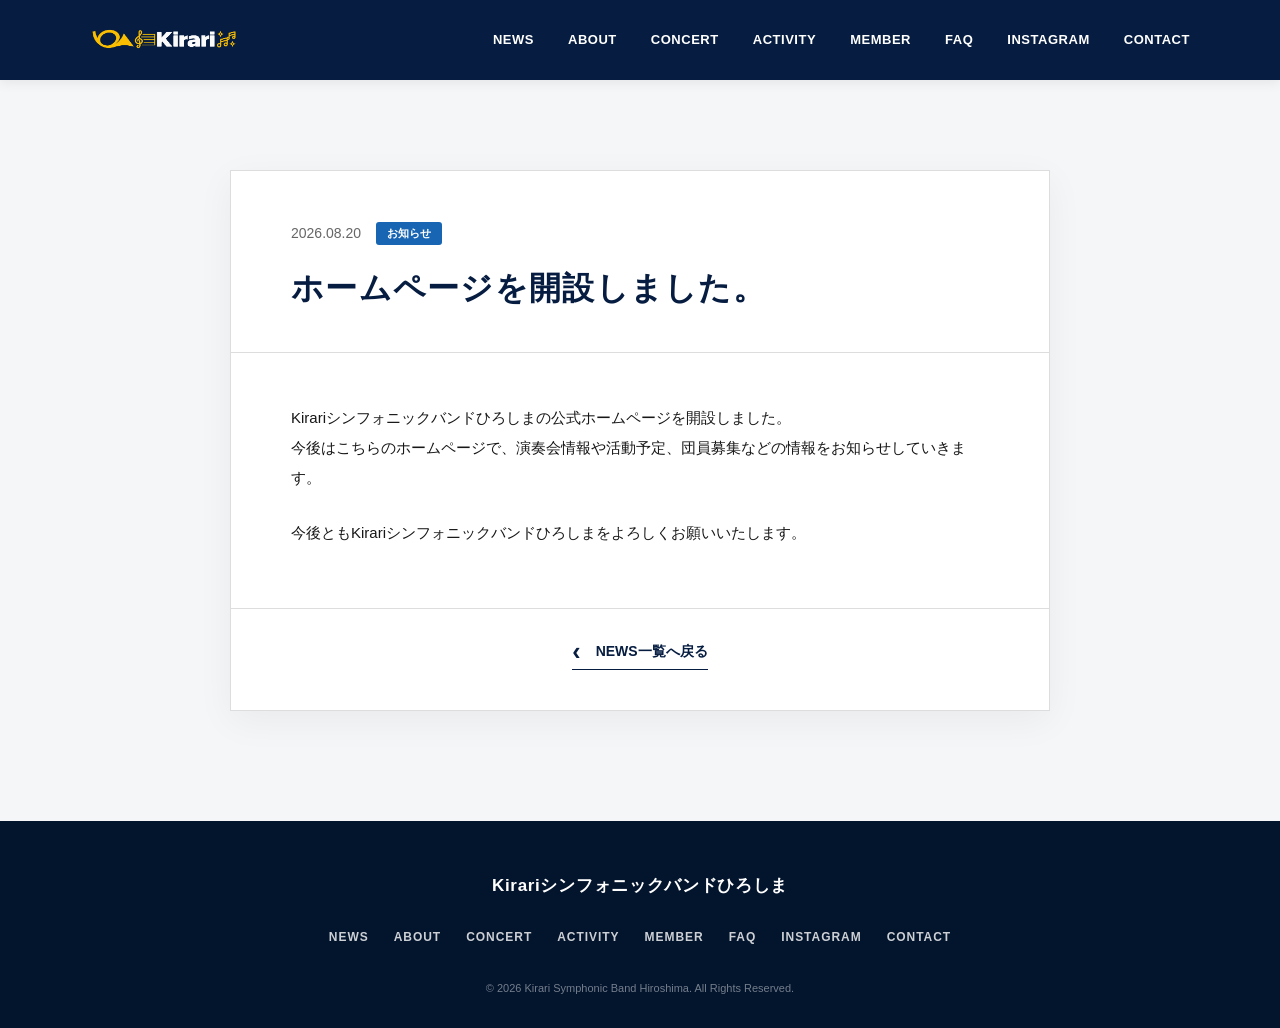
<file: news/2026-08-20.html>
<!DOCTYPE html>
<html lang="ja">

<head>
  <meta charset="UTF-8">
  <meta name="viewport" content="width=device-width, initial-scale=1.0">

  <meta
    name="description"
    content="Kirariシンフォニックバンドひろしまからのお知らせ"
  >

  <title>ホームページを開設しました。 | Kirariシンフォニックバンドひろしま</title>

  <link rel="stylesheet" href="../css/common.css">
  <link rel="stylesheet" href="../css/news.css">
</head>

<body>

  <!-- ==================== HEADER ==================== -->

  <header class="site-header news-header">

    <div class="container header-inner">

      <a class="site-name" href="../index.html">
        <img
          src="../images/ui/kirari_logo_header.png"
          alt="Kirariシンフォニックバンドひろしま"
        >
      </a>

      <button
        class="menu-button"
        aria-label="メニューを開く"
        aria-expanded="false"
        type="button"
      >
        <span></span>
        <span></span>
        <span></span>
      </button>

      <nav class="global-nav">

        <a href="../index.html#news">NEWS</a>
        <a href="../index.html#about">ABOUT</a>
        <a href="../index.html#concert">CONCERT</a>
        <a href="../index.html#activity">ACTIVITY</a>
        <a href="../index.html#member">MEMBER</a>
        <a href="../index.html#faq">FAQ</a>
        <a href="../index.html#instagram">INSTAGRAM</a>
        <a href="../index.html#contact">CONTACT</a>

      </nav>

    </div>

  </header>


  <!-- ==================== MAIN ==================== -->

  <main>

    <!--
      ==================================================
      NEWS DATA

      以下の data-* 属性は news.js が
      NEWS一覧・トップページのNEWS表示に使用します。

      新しいニュースを作成するときは、
      この4項目を変更してください。

      data-date     : 日付
      data-category : カテゴリー
      data-title    : 一覧に表示するタイトル
      data-url      : このニュースページのファイル名
      ==================================================
    -->

    <section class="article-page">

      <div class="container">

        <article
          class="news-article news-data"
          data-date="2026.08.20"
          data-category="お知らせ"
          data-title="ホームページを開設しました。"
          data-url="2026-08-20.html"
        >

          <div class="article-header">

            <div class="article-meta">

              <time datetime="2026-08-20">
                2026.08.20
              </time>

              <span class="article-category">
                お知らせ
              </span>

            </div>

            <h1>
              ホームページを開設しました。
            </h1>

          </div>


          <div class="article-body">

            <p>
              Kirariシンフォニックバンドひろしまの公式ホームページを開設しました。<br>
              今後はこちらのホームページで、演奏会情報や活動予定、団員募集などの情報をお知らせしていきます。
            </p>
            <p>
              今後ともKirariシンフォニックバンドひろしまをよろしくお願いいたします。
            </p>

          </div>


          <div class="article-footer">

            <a href="index.html" class="article-back">
              <span>‹</span>
              NEWS一覧へ戻る
            </a>

          </div>

        </article>

      </div>

    </section>

  </main>


  <!-- ==================== FOOTER ==================== -->

  <footer class="site-footer">

    <div class="container footer-inner">

      <div class="footer-logo">
        Kirariシンフォニックバンドひろしま
      </div>

      <div class="footer-nav">

        <a href="../index.html#news">NEWS</a>
        <a href="../index.html#about">ABOUT</a>
        <a href="../index.html#concert">CONCERT</a>
        <a href="../index.html#activity">ACTIVITY</a>
        <a href="../index.html#member">MEMBER</a>
        <a href="../index.html#faq">FAQ</a>
        <a href="../index.html#instagram">INSTAGRAM</a>
        <a href="../index.html#contact">CONTACT</a>

      </div>

      <p class="copyright">
        &copy; 2026 Kirari Symphonic Band Hiroshima.
        All Rights Reserved.
      </p>

    </div>

  </footer>


  <!-- ==================== JAVASCRIPT ==================== -->

  <script src="../js/common.js"></script>

</body>

</html>
</file>
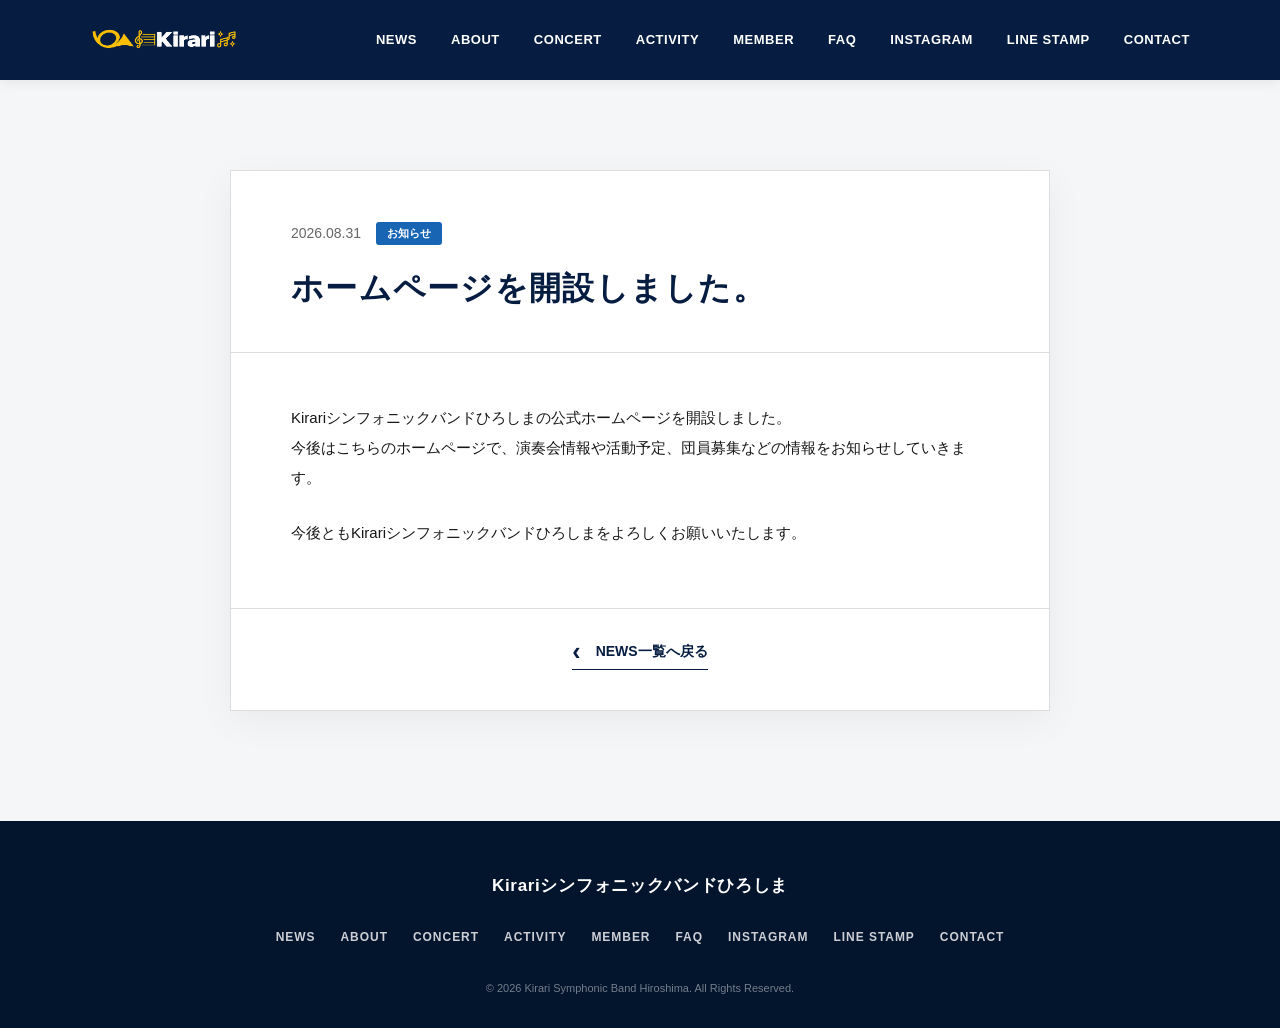
<file: news/2026-08-31.html>
<!DOCTYPE html>
<html lang="ja">

<head>
  <meta charset="UTF-8">
  <meta name="viewport" content="width=device-width, initial-scale=1.0">

  <meta
    name="description"
    content="Kirariシンフォニックバンドひろしまからのお知らせ"
  >

  <title>ホームページを開設しました。 | Kirariシンフォニックバンドひろしま</title>

  <link rel="stylesheet" href="../css/common.css">
  <link rel="stylesheet" href="../css/news.css">
</head>

<body>

  <!-- ==================== HEADER ==================== -->

  <header class="site-header news-header">

    <div class="container header-inner">

      <a class="site-name" href="../index.html">
        <img
          src="../images/ui/kirari_logo_header.png"
          alt="Kirariシンフォニックバンドひろしま"
        >
      </a>

      <button
        class="menu-button"
        aria-label="メニューを開く"
        aria-expanded="false"
        type="button"
      >
        <span></span>
        <span></span>
        <span></span>
      </button>

      <nav class="global-nav">

        <a href="../index.html#news">NEWS</a>
        <a href="../index.html#about">ABOUT</a>
        <a href="../index.html#concert">CONCERT</a>
        <a href="../index.html#activity">ACTIVITY</a>
        <a href="../index.html#member">MEMBER</a>
        <a href="../index.html#faq">FAQ</a>
        <a href="../index.html#instagram">INSTAGRAM</a>
        <a href="../index.html#line-stamp">LINE STAMP</a>
        <a href="../index.html#contact">CONTACT</a>

      </nav>

    </div>

  </header>


  <!-- ==================== MAIN ==================== -->

  <main>

    <!--
      ==================================================
      NEWS DATA

      以下の data-* 属性は news.js が
      NEWS一覧・トップページのNEWS表示に使用します。

      新しいニュースを作成するときは、
      この4項目を変更してください。

      data-date     : 日付
      data-category : カテゴリー
      data-title    : 一覧に表示するタイトル
      data-url      : このニュースページのファイル名
      ==================================================
    -->

    <section class="article-page">

      <div class="container">

        <article
          class="news-article news-data"
          data-date="2026.08.31"
          data-category="お知らせ"
          data-title="ホームページを開設しました。"
          data-url="2026-08-31.html"
        >

          <div class="article-header">

            <div class="article-meta">

              <time datetime="2026-08-31">
                2026.08.31
              </time>

              <span class="article-category">
                お知らせ
              </span>

            </div>

            <h1>
              ホームページを開設しました。
            </h1>

          </div>


          <div class="article-body">

            <p>
              Kirariシンフォニックバンドひろしまの公式ホームページを開設しました。<br>
              今後はこちらのホームページで、演奏会情報や活動予定、団員募集などの情報をお知らせしていきます。
            </p>
            <p>
              今後ともKirariシンフォニックバンドひろしまをよろしくお願いいたします。
            </p>

          </div>


          <div class="article-footer">

            <a href="index.html" class="article-back">
              <span>‹</span>
              NEWS一覧へ戻る
            </a>

          </div>

        </article>

      </div>

    </section>

  </main>


  <!-- ==================== FOOTER ==================== -->

  <footer class="site-footer">

    <div class="container footer-inner">

      <div class="footer-logo">
        Kirariシンフォニックバンドひろしま
      </div>

      <div class="footer-nav">

        <a href="../index.html#news">NEWS</a>
        <a href="../index.html#about">ABOUT</a>
        <a href="../index.html#concert">CONCERT</a>
        <a href="../index.html#activity">ACTIVITY</a>
        <a href="../index.html#member">MEMBER</a>
        <a href="../index.html#faq">FAQ</a>
        <a href="../index.html#instagram">INSTAGRAM</a>
        <a href="../index.html#line-stamp">LINE STAMP</a>
        <a href="../index.html#contact">CONTACT</a>

      </div>

      <p class="copyright">
        &copy; 2026 Kirari Symphonic Band Hiroshima.
        All Rights Reserved.
      </p>

    </div>

  </footer>


  <!-- ==================== JAVASCRIPT ==================== -->

  <script src="../js/common.js"></script>

</body>

</html>
</file>
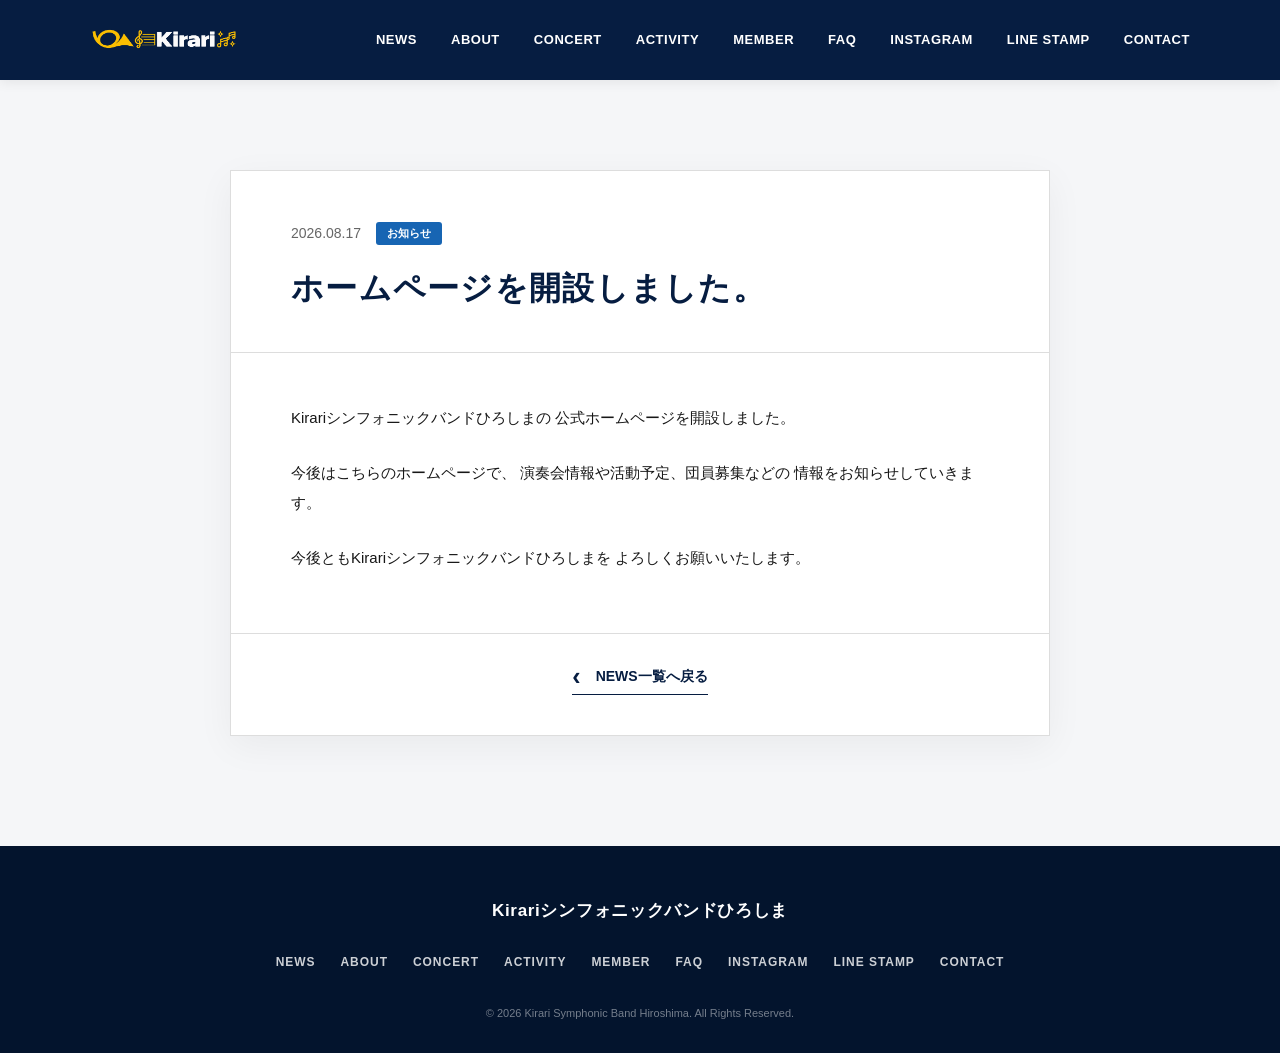
<file: news/news-template.html>
<!DOCTYPE html>
<html lang="ja">

<head>
  <meta charset="UTF-8">
  <meta name="viewport" content="width=device-width, initial-scale=1.0">

  <meta
    name="description"
    content="Kirariシンフォニックバンドひろしまからのお知らせ"
  >

  <title>ニュースタイトル | Kirariシンフォニックバンドひろしま</title>

  <link rel="stylesheet" href="../css/common.css">
  <link rel="stylesheet" href="../css/news.css">
</head>

<body>

  <!-- ==================== HEADER ==================== -->

  <header class="site-header news-header">

    <div class="container header-inner">

      <a class="site-name" href="../index.html">
        <img
          src="../images/ui/kirari_logo_header.png"
          alt="Kirariシンフォニックバンドひろしま"
        >
      </a>

      <button
        class="menu-button"
        aria-label="メニューを開く"
        aria-expanded="false"
        type="button"
      >
        <span></span>
        <span></span>
        <span></span>
      </button>

      <nav class="global-nav">

        <a href="../index.html#news">NEWS</a>
        <a href="../index.html#about">ABOUT</a>
        <a href="../index.html#concert">CONCERT</a>
        <a href="../index.html#activity">ACTIVITY</a>
        <a href="../index.html#member">MEMBER</a>
        <a href="../index.html#faq">FAQ</a>
        <a href="../index.html#instagram">INSTAGRAM</a>
        <a href="../index.html#line-stamp">LINE STAMP</a>
        <a href="../index.html#contact">CONTACT</a>

      </nav>

    </div>

  </header>


  <!-- ==================== MAIN ==================== -->

  <main>

    <!--
      ==================================================
      NEWS DATA

      以下の data-* 属性は news.js が
      NEWS一覧・トップページのNEWS表示に使用します。

      新しいニュースを作成するときは、
      この4項目を変更してください。

      data-date     : 日付
      data-category : カテゴリー
      data-title    : 一覧に表示するタイトル
      data-url      : このニュースページのファイル名
      ==================================================
    -->

    <section class="article-page">

      <div class="container">

        <article
          class="news-article news-data"
          data-date="2026.08.17"
          data-category="お知らせ"
          data-title="ホームページを開設しました。"
          data-url="2026-08-17.html"
        >

          <div class="article-header">

            <div class="article-meta">

              <time datetime="2026-08-17">
                2026.08.17
              </time>

              <span class="article-category">
                お知らせ
              </span>

            </div>

            <h1>
              ホームページを開設しました。
            </h1>

          </div>


          <div class="article-body">

            <p>
              Kirariシンフォニックバンドひろしまの
              公式ホームページを開設しました。
            </p>

            <p>
              今後はこちらのホームページで、
              演奏会情報や活動予定、団員募集などの
              情報をお知らせしていきます。
            </p>

            <p>
              今後ともKirariシンフォニックバンドひろしまを
              よろしくお願いいたします。
            </p>

          </div>


          <div class="article-footer">

            <a href="index.html" class="article-back">
              <span>‹</span>
              NEWS一覧へ戻る
            </a>

          </div>

        </article>

      </div>

    </section>

  </main>


  <!-- ==================== FOOTER ==================== -->

  <footer class="site-footer">

    <div class="container footer-inner">

      <div class="footer-logo">
        Kirariシンフォニックバンドひろしま
      </div>

      <div class="footer-nav">

        <a href="../index.html#news">NEWS</a>
        <a href="../index.html#about">ABOUT</a>
        <a href="../index.html#concert">CONCERT</a>
        <a href="../index.html#activity">ACTIVITY</a>
        <a href="../index.html#member">MEMBER</a>
        <a href="../index.html#faq">FAQ</a>
        <a href="../index.html#instagram">INSTAGRAM</a>
        <a href="../index.html#line-stamp">LINE STAMP</a>
        <a href="../index.html#contact">CONTACT</a>

      </div>

      <p class="copyright">
        &copy; 2026 Kirari Symphonic Band Hiroshima.
        All Rights Reserved.
      </p>

    </div>

  </footer>


  <!-- ==================== JAVASCRIPT ==================== -->

  <script src="../js/common.js"></script>

</body>

</html>
</file>
<file: css/common.css>
/* ==================================================
   Kirariシンフォニックバンドひろしま
   Common CSS
================================================== */


/* ==================================================
   VARIABLES
================================================== */

:root {
  --navy: #061d41;
  --navy-light: #0b2b5b;
  --blue: #1765b3;
  --gold: #ffc400;

  --text: #171717;
  --text-light: #666666;

  --white: #ffffff;
  --gray: #f5f6f8;
  --border: #dddddd;

  --max-width: 1100px;
}


/* ==================================================
   RESET
================================================== */

* {
  box-sizing: border-box;
}

html {
  scroll-behavior: smooth;
}

body {
  margin: 0;

  color: var(--text);
  background: var(--white);

  font-family:
    -apple-system,
    BlinkMacSystemFont,
    "Hiragino Kaku Gothic ProN",
    "Hiragino Sans",
    "Yu Gothic",
    YuGothic,
    "Noto Sans JP",
    sans-serif;

  line-height: 1.8;
}

img {
  max-width: 100%;
  height: auto;
}

a {
  color: inherit;
  text-decoration: none;
}

button {
  font-family: inherit;
}

.container {
  width: min(calc(100% - 80px), var(--max-width));

  margin: 0 auto;
}


/* ==================================================
   ACCESSIBILITY
================================================== */

.visually-hidden {
  position: absolute;

  width: 1px;
  height: 1px;

  padding: 0;
  margin: -1px;

  overflow: hidden;

  clip: rect(0, 0, 0, 0);

  white-space: nowrap;

  border: 0;
}


/* ==================================================
   HEADER
================================================== */

.site-header {
  position: absolute;

  top: 0;
  left: 0;

  width: 100%;

  z-index: 100;

  color: var(--white);
}

.header-inner {
  min-height: 80px;

  display: flex;
  align-items: center;
  justify-content: space-between;

  gap: 40px;
}

.site-name img {
  display: block;

  width: 150px;
  height: auto;
}

.global-nav {
  display: flex;

  align-items: center;

  gap: 34px;
}

.global-nav a {
  position: relative;

  font-size: 13px;
  font-weight: 700;

  letter-spacing: .04em;

  transition: opacity .2s ease;
}

.global-nav a::after {
  content: "";

  position: absolute;

  left: 0;
  bottom: -7px;

  width: 0;
  height: 2px;

  background: var(--gold);

  transition: width .2s ease;
}

.global-nav a:hover::after {
  width: 100%;
}

.global-nav a:hover {
  opacity: .9;
}


/* ==================================================
   MOBILE MENU BUTTON
================================================== */

.menu-button {
  display: none;

  width: 42px;
  height: 42px;

  padding: 8px;

  border: 0;

  background: transparent;

  cursor: pointer;
}

.menu-button span {
  display: block;

  width: 100%;
  height: 3px;

  margin: 5px 0;

  background: var(--white);

  border-radius: 10px;
}


/* ==================================================
   HERO
================================================== */

.hero {
  min-height: 580px;

  display: flex;

  align-items: center;
  justify-content: center;

  position: relative;

  overflow: hidden;

  color: var(--white);

  background:
    radial-gradient(circle at 50% 40%,
      #0c3268 0%,
      var(--navy) 60%,
      #03142f 100%);
}

.hero::after {
  content: "";

  position: absolute;

  left: 0;
  bottom: 0;

  width: 100%;
  height: 1px;

  background: rgba(255, 255, 255, .12);
}

.hero-inner {
  width: min(calc(100% - 40px), 900px);

  margin: 55px auto 0;

  text-align: center;

  position: relative;

  z-index: 1;
}

.hero-kicker {
  margin: 0 0 30px;

  color: var(--gold);

  font-size: 13px;
  font-weight: 800;

  letter-spacing: .3em;
}

.hero-logo {
  display: block;

  width: min(75vw, 450px);

  height: auto;

  margin: 0 auto 25px;
}

.hero-copy {
  margin: 0 0 25px;

  font-size: 18px;
  font-weight: 400;

  letter-spacing: .05em;
}

.hero-button {
  display: inline-flex;

  align-items: center;
  justify-content: center;

  gap: 30px;

  min-width: 200px;

  padding: 12px 22px;

  border: 1px solid rgba(255, 255, 255, .9);

  border-radius: 4px;

  color: var(--white);

  font-size: 15px;
  font-weight: 700;

  transition:
    background .25s ease,
    color .25s ease,
    border-color .25s ease;
}

.hero-button .arrow {
  font-size: 27px;

  line-height: 1;
}

.hero-button:hover {
  background: var(--white);

  color: var(--navy);
}


/* ==================================================
   SECTION
================================================== */

.section {
  padding: 100px 0;
}

.section-heading {
  margin-bottom: 45px;

  text-align: center;
}

.eyebrow {
  margin: 0 0 5px;

  color: var(--blue);

  font-size: 14px;
  font-weight: 800;

  letter-spacing: .15em;
}

.section-heading h2 {
  margin: 0;

  color: var(--navy);

  font-size: 36px;
  font-weight: 800;

  letter-spacing: .05em;
}


/* ==================================================
   NEWS
================================================== */

.news-section {
  background: var(--white);
}

.news-list {
  border-top: 1px solid var(--border);
}

.news-item {
  display: grid;

  grid-template-columns:
    105px 95px 1fr 30px;

  align-items: center;

  gap: 20px;

  min-height: 60px;

  border-bottom: 1px solid var(--border);

  transition: background .2s ease;
}

.news-item:hover {
  background: #f8fafc;
}

.news-item time {
  font-size: 14px;

  color: var(--text);
}

.news-category {
  display: inline-block;

  width: fit-content;

  padding: 2px 10px;

  background: var(--blue);

  border-radius: 3px;

  color: var(--white);

  font-size: 12px;
  font-weight: 700;

  line-height: 1.6;
}

.news-title {
  font-size: 15px;

  font-weight: 500;
}

.news-arrow {
  color: var(--navy);

  font-size: 27px;

  line-height: 1;

  text-align: right;
}

.more-link-wrapper {
  margin-top: 30px;

  text-align: center;
}

.more-link {
  display: inline-flex;

  align-items: center;

  gap: 20px;

  padding-bottom: 5px;

  border-bottom: 1px solid var(--navy);

  color: var(--navy);

  font-size: 14px;
  font-weight: 700;
}

.more-link span {
  font-size: 24px;

  line-height: 1;
}


/* ==================================================
   ABOUT
================================================== */

.about-section {
  background: var(--gray);
}

.about-grid {
  display: grid;

  grid-template-columns:
    1.2fr .8fr;

  gap: 80px;

  align-items: center;
}

.about-text h3 {
  margin: 0 0 25px;

  color: var(--navy);

  font-size: 31px;

  line-height: 1.5;
}

.about-text p {
  margin: 0 0 18px;

  color: var(--text-light);

  font-size: 15px;
}

.about-info {
  background: var(--white);

  border: 1px solid var(--border);
}

.info-row {
  display: grid;

  grid-template-columns: 100px 1fr;

  align-items: start;

  padding: 20px 25px;

  border-bottom: 1px solid var(--border);
}

.info-row:last-child {
  border-bottom: 0;
}

.info-row span {
  color: var(--text-light);

  font-size: 13px;
}

.info-row strong {
  color: var(--navy);

  font-size: 14px;

  line-height: 1.8;
}


/* ==================================================
   CONDUCTOR
================================================== */

.conductor {
  display: grid;

  grid-template-columns: 260px 1fr;

  gap: 50px;

  align-items: center;

  margin-top: 80px;

  padding-top: 70px;

  border-top: 1px solid var(--border);
}

.conductor-photo {
  aspect-ratio: 1 / 1;

  display: flex;

  align-items: center;
  justify-content: center;

  overflow: hidden;

  background:
    linear-gradient(135deg,
      #d9dee7,
      #b9c2cf);

  color: #667085;

  font-size: 13px;
  font-weight: 700;

  letter-spacing: .15em;
}

.conductor-photo img {
  width: 100%;
  height: 100%;

  object-fit: cover;
}

.conductor-content {
  max-width: 600px;
}

.conductor-label {
  margin: 0 0 5px;

  color: var(--blue);

  font-size: 12px;
  font-weight: 800;

  letter-spacing: .15em;
}

.conductor-content h3 {
  margin: 0 0 8px;

  color: var(--navy);

  font-size: 28px;
}

.conductor-content h4 {
  margin: 0 0 20px;

  color: var(--text);

  font-size: 21px;
}

.conductor-name-en {
  margin-left: 10px;

  color: var(--text-light);

  font-size: 14px;
  font-weight: 500;

  letter-spacing: .05em;
}

.conductor-content>p:last-child {
  margin: 0;

  color: var(--text-light);

  font-size: 15px;

  line-height: 2;
}

.conductor-content>p:last-child strong {
  color: var(--navy);

  font-weight: 700;
}


/* ==================================================
   CONCERT
================================================== */

.concert-section {
  background: var(--white);
}

.concert-card {
  display: grid;

  grid-template-columns: 180px 1fr;

  border: 1px solid var(--border);

  background: var(--white);

  box-shadow: 0 10px 35px rgba(0, 0, 0, .05);
}

.concert-date {
  display: flex;

  flex-direction: column;

  align-items: center;
  justify-content: center;

  min-height: 280px;

  background: var(--navy);

  color: var(--white);

  text-align: center;
}

.concert-date span {
  font-size: 18px;

  letter-spacing: .1em;
}

.concert-date strong {
  margin-top: 5px;

  color: var(--gold);

  font-size: 30px;

  line-height: 1;
}

.concert-content {
  padding: 50px;
}

.concert-label {
  margin: 0 0 5px;

  color: var(--blue);

  font-size: 12px;
  font-weight: 800;

  letter-spacing: .12em;
}

.concert-content h3 {
  margin: 0 0 25px;

  color: var(--navy);

  font-size: 28px;
}

.concert-details p {
  display: grid;

  grid-template-columns: 60px 1fr;

  align-items: start;

  margin: 8px 0;

  color: var(--text-light);

  font-size: 14px;
}

.concert-details>p>span:first-child {
  color: var(--text);

  font-weight: 700;
}

.concert-detail-value {
  white-space: pre-line;
}

.detail-space {
  margin-left: 30px;
}

.text-link {
  display: inline-flex;

  align-items: center;

  gap: 15px;

  margin-top: 20px;

  padding-bottom: 4px;

  border-bottom: 1px solid var(--navy);

  color: var(--navy);

  font-size: 14px;

  font-weight: 700;
}

.text-link span {
  font-size: 24px;
}


/* ==================================================
   ACTIVITY
================================================== */

.activity-section {
  background: var(--gray);
}

.activity-grid {
  display: grid;

  grid-template-columns:
    repeat(2, 1fr);

  gap: 25px;

  max-width: 750px;

  margin: 0 auto;
}

.activity-card {
  overflow: hidden;

  background: var(--white);

  border: 1px solid var(--border);
}

.activity-image {
  aspect-ratio: 16 / 10;

  display: flex;

  align-items: center;
  justify-content: center;

  background:
    linear-gradient(135deg,
      #d9dee7,
      #b9c2cf);

  color: #667085;

  font-size: 13px;
  font-weight: 700;

  letter-spacing: .15em;
}

.activity-content {
  padding: 25px;
}

.activity-number {
  margin: 0 0 5px;

  color: var(--gold);

  font-size: 14px;
  font-weight: 800;
}

.activity-content h3 {
  margin: 0 0 10px;

  color: var(--navy);

  font-size: 20px;
}

.activity-content p:last-child {
  margin: 0;

  color: var(--text-light);

  font-size: 14px;
}


/* ==================================================
   MEMBER
================================================== */

.member-section {
  background: var(--white);
}

.member-intro {
  max-width: 700px;

  margin: 0 auto 45px;

  text-align: center;
}

.member-intro h3 {
  margin: 0 0 20px;

  color: var(--navy);

  font-size: 28px;

  line-height: 1.6;
}

.member-intro p {
  margin: 0;

  color: var(--text-light);

  font-size: 15px;
}

.member-grid {
  display: grid;

  grid-template-columns:
    1.4fr .6fr;

  gap: 30px;

  align-items: stretch;
}

.member-box {
  border: 1px solid var(--border);

  background: var(--white);
}

.member-box>h3 {
  margin: 0;

  padding: 18px 25px;

  background: var(--navy);

  color: var(--white);

  font-size: 18px;
}

.member-info-row {
  display: grid;

  grid-template-columns: 120px 1fr;

  align-items: start;

  gap: 20px;

  padding: 20px 25px;

  border-bottom: 1px solid var(--border);
}

.member-info-row:last-child {
  border-bottom: 0;
}

.member-info-row span {
  color: var(--text-light);

  font-size: 13px;
}

.member-info-row strong {
  color: var(--navy);

  font-size: 14px;

  line-height: 1.8;
}

.member-visit {
  display: flex;

  flex-direction: column;

  align-items: center;
  justify-content: center;

  padding: 40px 30px;

  background:
    linear-gradient(135deg,
      var(--navy),
      var(--navy-light));

  color: var(--white);

  text-align: center;
}

.member-visit-label {
  margin: 0 0 5px;

  color: var(--gold);

  font-size: 12px;
  font-weight: 800;

  letter-spacing: .15em;
}

.member-visit h3 {
  margin: 0 0 15px;

  font-size: 25px;
}

.member-visit>p:not(.member-visit-label) {
  margin: 0 0 25px;

  color: rgba(255, 255, 255, .8);

  font-size: 14px;
}

.member-button {
  display: inline-flex;

  align-items: center;
  justify-content: center;

  gap: 20px;

  min-width: 200px;

  padding: 12px 20px;

  border: 1px solid var(--white);

  border-radius: 4px;

  color: var(--white);

  font-size: 14px;
  font-weight: 700;

  transition:
    background .25s ease,
    color .25s ease;
}

.member-button span {
  font-size: 24px;

  line-height: 1;
}

.member-button:hover {
  background: var(--white);

  color: var(--navy);
}

/* ====================
   MEMBER BUTTONS
==================== */

.member-buttons {
  display: flex;

  flex-direction: column;

  align-items: center;

  gap: 12px;

  width: 100%;
}

.member-buttons .member-button {
  width: 100%;
}


/* ==================================================
   CONTACT
================================================== */

.contact-section {
  padding: 50px 0;

  background:
    linear-gradient(135deg,
      var(--navy),
      var(--navy-light));

  color: var(--white);

  text-align: center;
}

.contact-inner .eyebrow {
  color: var(--gold);
}

.contact-inner h2 {
  margin: 0 0 15px;

  font-size: 36px;
}

.contact-inner>p {
  margin: 0 0 22px;

  color: rgba(255, 255, 255, .8);

  font-size: 15px;
}

.contact-button {
  display: inline-flex;

  align-items: center;
  justify-content: center;

  gap: 30px;

  min-width: 240px;

  padding: 5px 25px;

  border: 1px solid var(--white);

  border-radius: 4px;

  color: var(--white);

  font-size: 14px;
  font-weight: 700;

  transition:
    background .25s ease,
    color .25s ease;
}

.contact-button span {
  font-size: 25px;
}

.contact-button:hover {
  background: var(--white);

  color: var(--navy);
}


/* ==================================================
   FOOTER
================================================== */

.site-footer {
  padding: 50px 0 30px;

  background: #03142d;

  color: var(--white);
}

.footer-inner {
  text-align: center;
}

.footer-logo {
  margin-bottom: 25px;

  font-size: 17px;
  font-weight: 700;

  letter-spacing: .04em;
}

.footer-nav {
  display: flex;

  justify-content: center;

  gap: 25px;

  margin-bottom: 30px;
}

.footer-nav a {
  font-size: 12px;

  font-weight: 700;

  letter-spacing: .08em;

  opacity: .8;
}

.footer-nav a:hover {
  opacity: 1;
}

.copyright {
  margin: 0;

  color: rgba(255, 255, 255, .45);

  font-size: 11px;
}


/* ==================================================
   TABLET
================================================== */

@media (max-width: 900px) {

  .container {
    width: min(calc(100% - 50px), var(--max-width));
  }

  .global-nav {
    gap: 18px;
  }

  .about-grid {
    gap: 40px;
  }

  .member-grid {
    grid-template-columns: 1fr;
  }

}


/* ==================================================
   MOBILE
================================================== */

@media (max-width: 700px) {

  .container {
    width: calc(100% - 32px);
  }


  /* ====================
     HEADER
  ==================== */

  .header-inner {
    min-height: 65px;
  }

  /*
    スマホヘッダーのロゴ
    90px → 150pxに変更
  */

  .site-name {
    display: block;

    width: 150px;

    max-width: 150px;
  }

  .site-name img {
    display: block;

    width: 150px;

    height: auto;
  }

  .menu-button {
    display: block;
  }

  .global-nav {
    position: absolute;

    top: 65px;

    left: 0;

    width: 100%;

    display: none;

    flex-direction: column;

    gap: 0;

    padding: 10px 20px 20px;

    background: var(--navy);

    border-top: 1px solid rgba(255, 255, 255, .15);
  }

  .global-nav.is-open {
    display: flex;
  }

  .global-nav a {
    padding: 13px 0;

    border-bottom: 1px solid rgba(255, 255, 255, .12);

    font-size: 13px;
  }


  /*
    TOPページはロゴがないため
    ☰を右端に配置
  */

  .top-header .header-inner {
    justify-content: flex-end;
  }


  /* ====================
     HERO
  ==================== */

  .hero {
    min-height: 350px;
  }

  .hero-inner {
    width: calc(100% - 32px);

    margin-top: 0px;
  }

  .hero-kicker {
    margin-bottom: 18px;

    font-size: 9px;

    letter-spacing: .25em;
  }

  .hero-logo {
    width: min(74vw, 280px);

    margin-bottom: 14px;
  }

  .hero-copy {
    margin: 0 0 15px;

    font-size: 13px;

    letter-spacing: .03em;
  }

  .hero-button {
    min-width: 150px;

    padding: 9px 5px;

    gap: 18px;

    font-size: 12px;
  }

  .hero-button .arrow {
    font-size: 23px;
  }


  /* ====================
     SECTION
  ==================== */

  .section {
    padding: 70px 0;
  }

  .section-heading {
    margin-bottom: 32px;
  }

  .section-heading h2 {
    font-size: 28px;
  }

  .eyebrow {
    font-size: 12px;
  }


  /* ====================
     NEWS
  ==================== */

  .news-item {
    grid-template-columns:
      90px 75px 1fr 20px;

    gap: 8px;

    min-height: 65px;
  }

  .news-item time {
    font-size: 11px;
  }

  .news-category {
    padding: 2px 6px;

    font-size: 10px;
  }

  .news-title {
    font-size: 12px;
  }

  .news-arrow {
    font-size: 20px;
  }


  /* ====================
     ABOUT
  ==================== */

  .about-grid {
    grid-template-columns: 1fr;

    gap: 35px;
  }

  .about-text h3 {
    font-size: 25px;
  }

  .info-row {
    grid-template-columns: 90px 1fr;

    padding: 17px 18px;
  }

  .info-row span {
    font-size: 12px;
  }

  .info-row strong {
    font-size: 13px;

    line-height: 1.7;
  }


  /* ====================
     CONDUCTOR
  ==================== */

  .conductor {
    grid-template-columns: 1fr;

    gap: 25px;

    margin-top: 55px;

    padding-top: 50px;
  }

  .conductor-photo {
    width: min(65vw, 250px);

    margin: 0 auto;
  }

  .conductor-content {
    text-align: center;
  }

  .conductor-content h3 {
    font-size: 24px;
  }

  .conductor-content h4 {
    font-size: 19px;
  }

  .conductor-name-en {
    display: block;

    margin: 3px 0 0;

    font-size: 13px;
  }

  .conductor-content>p:last-child {
    font-size: 13px;

    line-height: 1.9;

    text-align: left;
  }


  /* ====================
     CONCERT
  ==================== */

  .concert-card {
    grid-template-columns: 1fr;
  }

  .concert-date {
    min-height: 110px;
  }

  .concert-date strong {
    font-size: 30px;
  }

  .concert-content {
    padding: 30px 25px;
  }

  .concert-content h3 {
    font-size: 23px;
  }


  /* ====================
     ACTIVITY
  ==================== */

  .activity-grid {
    grid-template-columns: 1fr;

    gap: 20px;

    max-width: none;
  }


  /* ====================
     MEMBER
  ==================== */

  .member-intro {
    margin-bottom: 30px;
  }

  .member-intro h3 {
    font-size: 23px;
  }

  .member-intro p {
    font-size: 13px;
  }

  .member-grid {
    grid-template-columns: 1fr;

    gap: 20px;
  }

  .member-info-row {
    grid-template-columns: 90px 1fr;

    gap: 12px;

    padding: 17px 18px;
  }

  .member-info-row span {
    font-size: 12px;
  }

  .member-info-row strong {
    font-size: 13px;

    line-height: 1.7;
  }

  .member-box>h3 {
    padding: 15px 18px;

    font-size: 17px;
  }

  .member-visit {
    padding: 35px 25px;
  }

  .member-visit h3 {
    font-size: 23px;
  }

  .member-visit>p:not(.member-visit-label) {
    font-size: 13px;
  }

  .member-buttons .member-button {
    width: 80%;
  }

  .member-button {
    min-width: 200px;

    padding: 11px 18px;

    font-size: 13px;
  }


  /* ====================
     CONTACT
  ==================== */

  .contact-section {
    padding: 45px 0;
  }

  .contact-inner h2 {
    margin-bottom: 12px;

    font-size: 28px;
  }

  .contact-inner>p {
    margin-bottom: 20px;

    font-size: 13px;
  }

  .contact-button {
    min-width: 220px;

    padding: 5px 18px;

    gap: 25px;

    font-size: 13px;
  }


  /* ====================
     FOOTER
  ==================== */

  .footer-nav {
    flex-wrap: wrap;

    gap: 15px 20px;
  }


  /* ====================
     INSTAGRAM
  ==================== */

  .instagram-intro {
    margin-top: -10px;

    margin-bottom: 15px;
  }

  .instagram-intro p {
    font-size: 13px;

    line-height: 1.8;
  }

  .instagram-mobile-br {
    display: block;
  }

  .instagram-account {
    font-size: 13px;
  }

  .instagram-grid {
    grid-template-columns:
      repeat(2, 1fr);

    gap: 8px;
  }

  .instagram-more {
    margin-top: 25px;
  }

  .instagram-button {
    min-width: 200px;

    padding: 11px 18px;

    font-size: 13px;
  }


  /* ====================
     SLIDESHOW
  ==================== */

  .slideshow {
    margin-bottom: 70px;
  }

  .slideshow-button {
    width: 24px;
    height: 24px;

    border-color: rgba(255, 255, 255, .55);

    background: rgba(6, 29, 65, .38);

    opacity: .78;
  }

  .slideshow-button::before {
    width: 6px;
    height: 6px;

    border-width: 1.3px;
  }

  .slideshow-prev {
    left: 7px;
  }

  .slideshow-next {
    right: 7px;
  }

  .slideshow-button:active {
    background: rgba(6, 29, 65, .72);

    transform:
      translateY(-50%) scale(.94);
  }

}


/* ==================================================
   SMALL MOBILE
================================================== */

@media (max-width: 400px) {

  /*
    ロゴは150pxを維持
  */

  .site-name {
    display: block;

    width: 150px;

    max-width: 150px;
  }

  .site-name img {
    display: block;

    width: 150px;

    height: auto;
  }

  .hero {
    min-height: 440px;
  }

  .hero-logo {
    width: 78vw;
  }

  .hero-copy {
    font-size: 12px;
  }

  .news-item {
    grid-template-columns:
      82px 65px 1fr 15px;

    gap: 5px;
  }

  .news-title {
    font-size: 11px;
  }

  .news-category {
    font-size: 9px;
  }


  /* ====================
     SMALL MOBILE
     SLIDESHOW
  ==================== */

  .slideshow-button {
    width: 22px;
    height: 22px;
  }

  .slideshow-button::before {
    width: 5px;
    height: 5px;
  }

  .slideshow-prev {
    left: 6px;
  }

  .slideshow-next {
    right: 6px;
  }

}


/* ==================================================
   INSTAGRAM
================================================== */

.instagram-section {
  background: var(--white);
}

.instagram-intro {
  margin: -15px auto 15px;

  text-align: center;
}

.instagram-intro p {
  margin: 0 0 8px;

  color: var(--text-light);

  font-size: 14px;
}

.instagram-account {
  color: var(--navy);

  font-size: 15px;

  font-weight: 700;

  letter-spacing: .02em;

  transition: opacity .2s ease;
}

.instagram-account:hover {
  opacity: .65;
}

.instagram-mobile-br {
  display: none;
}


/* ====================
   INSTAGRAM GRID
==================== */

.instagram-grid {
  display: grid;

  grid-template-columns:
    repeat(3, 1fr);

  gap: 15px;

  max-width: 800px;

  margin: 0 auto;
}

.instagram-item {
  position: relative;

  display: block;

  aspect-ratio: 1 / 1;

  overflow: hidden;

  background: #e5e8ed;

  border: 1px solid var(--border);
}

.instagram-item img {
  display: block;

  width: 100%;
  height: 100%;

  object-fit: cover;

  transition:
    transform .35s ease,
    opacity .35s ease;
}

.instagram-item:hover img {
  transform: scale(1.04);

  opacity: .85;
}


/* ====================
   INSTAGRAM MORE
==================== */

.instagram-more {
  margin-top: 35px;

  text-align: center;
}

.instagram-button {
  display: inline-flex;

  align-items: center;
  justify-content: center;

  gap: 20px;

  min-width: 220px;

  padding: 12px 22px;

  border: 1px solid var(--navy);

  border-radius: 4px;

  color: var(--navy);

  font-size: 14px;

  font-weight: 700;

  transition:
    background .25s ease,
    color .25s ease;
}

.instagram-button span {
  font-size: 24px;

  line-height: 1;
}

.instagram-button:hover {
  background: var(--navy);

  color: var(--white);
}


/* ==================================================
   ACTIVITY MORE
================================================== */

.activity-more {
  margin-top: 35px;

  text-align: center;
}

.activity-button {
  display: inline-flex;

  align-items: center;
  justify-content: center;

  gap: 20px;

  min-width: 200px;

  padding: 11px 18px;

  border: 1px solid var(--navy);

  border-radius: 4px;

  background: transparent;

  color: var(--navy);

  font-size: 13px;

  font-weight: 700;

  transition:
    background .25s ease,
    color .25s ease;
}

.activity-button span {
  font-size: 24px;

  line-height: 1;
}

.activity-button:hover {
  background: var(--navy);

  color: var(--white);
}


/* ==================================================
   SLIDESHOW
================================================== */

.slideshow {
  margin: 0 0 100px;

  background: var(--white);
}

.slideshow-container {
  position: relative;

  display: flex;

  align-items: center;
  justify-content: center;

  width: 100%;
}

.slideshow-image-wrapper {
  position: relative;

  width: 100%;

  max-width: 900px;

  overflow: hidden;

  background: #e5e8ed;
}

.slideshow-image-wrapper img {
  display: block;

  width: 100%;
  height: auto;

  aspect-ratio: 16 / 9;

  object-fit: cover;
}

.slideshow-placeholder {
  aspect-ratio: 16 / 9;

  display: flex;

  align-items: center;
  justify-content: center;

  background:
    linear-gradient(135deg,
      #d9dee7,
      #b9c2cf);

  color: #667085;

  font-size: 13px;

  font-weight: 700;

  letter-spacing: .15em;
}


/* ==================================================
   SLIDESHOW BUTTON
================================================== */

.slideshow-button {
  position: absolute;

  top: 50%;

  z-index: 2;

  width: 30px;
  height: 30px;

  padding: 0;

  display: flex;

  align-items: center;
  justify-content: center;

  border: 1px solid rgba(255, 255, 255, .65);

  border-radius: 50%;

  background: rgba(6, 29, 65, .42);

  color: transparent;

  cursor: pointer;

  opacity: .85;

  transform: translateY(-50%);

  transition:
    background .2s ease,
    border-color .2s ease,
    opacity .2s ease,
    transform .2s ease;
}


/* ==================================================
   CSS ARROW
================================================== */

.slideshow-button::before {
  content: "";

  position: absolute;

  top: 50%;
  left: 50%;

  width: 7px;
  height: 7px;

  border-top: 1.5px solid var(--white);
  border-right: 1.5px solid var(--white);

  transform-origin: center;

  opacity: .95;
}


/* 左矢印 */

.slideshow-prev::before {
  transform:
    translate(-35%, -50%) rotate(-135deg);
}


/* 右矢印 */

.slideshow-next::before {
  transform:
    translate(-65%, -50%) rotate(45deg);
}


/* ==================================================
   BUTTON POSITION
================================================== */

.slideshow-prev {
  left: 12px;
}

.slideshow-next {
  right: 12px;
}


/* ==================================================
   BUTTON HOVER
================================================== */

.slideshow-button:hover {
  background: rgba(6, 29, 65, .72);

  border-color: rgba(255, 255, 255, .9);

  opacity: 1;

  transform:
    translateY(-50%) scale(1.08);
}


/* ==================================================
   DISABLED
================================================== */

.slideshow-button:disabled {
  opacity: .2;

  cursor: default;

  pointer-events: none;
}


/* ==================================================
   SLIDESHOW IMAGE ANIMATION
================================================== */

#slideshow-image {
  opacity: 1;

  transform: scale(1);

  transition:
    opacity .6s ease,
    transform .8s ease;
}

#slideshow-image.is-changing {
  opacity: 0;

  transform: scale(1.03);
}


/* ==================================================
   TOP HEADER
================================================== */

/*
  TOPページはヘッダーのロゴを表示しない
*/

.top-header .site-name {
  display: none;
}


/*
  PC版TOPはナビゲーションを中央配置
*/

@media (min-width: 701px) {

  .top-header .header-inner {
    justify-content: center;
  }

}


/*
  スマホ版TOPは☰を右端に配置
*/

@media (max-width: 700px) {

  .top-header .header-inner {
    justify-content: flex-end;
  }

}

/* ==================================================
   FAQ
================================================== */

.faq-section {
  background: var(--gray);
}


.faq-list {
  max-width: 850px;

  margin: 0 auto;

  border-top: 1px solid var(--border);
}


.faq-item {
  border-bottom: 1px solid var(--border);

  background: var(--white);
}


/* ====================
   FAQ QUESTION
==================== */

.faq-question {
  display: grid;

  grid-template-columns:
    35px 1fr 30px;

  align-items: center;

  gap: 15px;

  min-height: 70px;

  padding: 15px 20px;

  cursor: pointer;

  list-style: none;

  color: var(--navy);

  font-size: 15px;

  font-weight: 700;
}


/* Safari等の標準マーカーを消す */

.faq-question::-webkit-details-marker {
  display: none;
}


.faq-q {
  display: flex;

  align-items: center;
  justify-content: center;

  width: 28px;
  height: 28px;

  border-radius: 50%;

  background: var(--navy);

  color: var(--white);

  font-size: 12px;

  font-weight: 800;
}


.faq-question-text {
  line-height: 1.7;
}


.faq-arrow {
  display: flex;

  align-items: center;
  justify-content: center;

  color: var(--navy);

  font-size: 27px;

  line-height: 1;

  transform: rotate(90deg);

  transition:
    transform .25s ease;
}


/* ====================
   OPEN
==================== */

.faq-item[open] .faq-arrow {
  transform: rotate(-90deg);
}


.faq-item[open] .faq-question {
  background: #f8fafc;
}


/* ====================
   FAQ ANSWER
==================== */

.faq-answer {
  display: grid;

  grid-template-columns:
    35px 1fr;

  gap: 15px;

  padding: 15px 20px;

  color: var(--text-light);

  font-size: 14px;

  line-height: 1.9;
}


.faq-a {
  display: flex;

  align-items: center;
  justify-content: center;

  width: 28px;
  height: 28px;

  border-radius: 50%;

  background: var(--gold);

  color: var(--navy);

  font-size: 12px;

  font-weight: 800;
}


.faq-answer p {
  margin: 0;
}


/* ====================
   FAQ ERROR / LOADING
==================== */

.faq-loading,
.faq-error {
  margin: 0;

  padding: 25px;

  color: var(--text-light);

  font-size: 14px;

  text-align: center;
}


/* ==================================================
   FAQ MOBILE
================================================== */

@media (max-width: 700px) {

  .faq-list {
    width: 100%;
  }


  .faq-question {
    grid-template-columns:
      30px 1fr 24px;

    gap: 10px;

    min-height: 65px;

    padding: 13px 10px;

    font-size: 13px;
  }


  .faq-q {
    width: 25px;
    height: 25px;

    font-size: 11px;
  }


  .faq-question-text {
    line-height: 1.7;
  }


  .faq-arrow {
    font-size: 23px;
  }


  .faq-answer {
    grid-template-columns:
      30px 1fr;

    gap: 10px;

    padding: 13px 10px;

    font-size: 13px;

    line-height: 1.8;
  }


  .faq-a {
    width: 25px;
    height: 25px;

    font-size: 11px;
  }

}


/* ==================================================
   LINE STAMP
================================================== */

.line-stamp-section {
  background: var(--gray);
}


/* ====================
   INTRO
==================== */

.line-stamp-intro {
  margin: -15px auto 40px;
  text-align: center;
}

.line-stamp-intro p {
  margin: 0;
  color: var(--text-light);
  font-size: 14px;
}


/* ====================
   GRID
==================== */

.line-stamp-grid {
  display: grid;

  grid-template-columns: repeat(2, 1fr);

  gap: 28px;

  max-width: 900px;

  margin: 0 auto;
}


/* ====================
   CARD
==================== */

.line-stamp-card {
  display: grid;

  grid-template-columns: 145px minmax(0, 1fr);

  min-height: 250px;

  overflow: hidden;

  background: var(--white);

  border: 1px solid var(--border);

  box-shadow:
    0 10px 35px rgba(0, 0, 0, .05);
}


/* ====================
   IMAGE
==================== */

.line-stamp-image {
  display: flex;

  align-items: center;
  justify-content: center;

  height: 100%;
  padding-left: 10px;

  overflow: hidden;
}

.line-stamp-image img {
  display: block;

  width: 100%;
  height: auto;

  max-height: 200px;

  object-fit: contain;

  transition:
    transform .35s ease,
    opacity .35s ease;
}

.line-stamp-card:hover
.line-stamp-image img {
  transform: scale(1.03);

  opacity: .9;
}


/* ====================
   CONTENT
==================== */

.line-stamp-content {
  display: flex;

  flex-direction: column;

  justify-content: center;

  padding: 25px;
}

.line-stamp-content h3 {
  margin: 0 0 12px;

  color: var(--navy);

  font-size: 18px;

  line-height: 1.5;
}

.line-stamp-content p {
  margin: 0 0 20px;

  color: var(--text-light);

  font-size: 13px;

  line-height: 1.8;
}


/* ====================
   BUTTON
==================== */

.line-stamp-button {
  display: inline-flex;

  align-items: center;
  justify-content: center;

  gap: 15px;

  width: 100%;

  padding: 10px 15px;

  border: 1px solid var(--navy);

  border-radius: 4px;

  color: var(--navy);

  font-size: 13px;

  font-weight: 700;

  transition:
    background .25s ease,
    color .25s ease;
}

.line-stamp-button span {
  font-size: 22px;

  line-height: 1;
}

.line-stamp-button:hover {
  background: var(--navy);

  color: var(--white);
}


/* ====================
   MOBILE
==================== */

.line-stamp-mobile-br {
  display: none;
}


@media (max-width: 900px) {

  .line-stamp-grid {
    grid-template-columns: 1fr;

    max-width: 650px;
  }

}


@media (max-width: 700px) {

  .line-stamp-intro {
    margin: -10px auto 30px;
  }

  .line-stamp-intro p {
    font-size: 13px;

    line-height: 1.8;
  }

  .line-stamp-mobile-br {
    display: block;
  }

  .line-stamp-grid {
    gap: 20px;
  }

  .line-stamp-card {
    grid-template-columns: 120px minmax(0, 1fr);

    min-height: 220px;
  }

  .line-stamp-image img {
    max-height: 170px;
  }

  .line-stamp-content {
    padding: 20px;
  }

  .line-stamp-content h3 {
    font-size: 17px;
  }

  .line-stamp-content p {
    font-size: 12px;

    line-height: 1.7;
  }

  .line-stamp-button {
    padding: 9px 10px;

    font-size: 12px;
  }

}


@media (max-width: 400px) {

  .line-stamp-card {
    grid-template-columns: 105px minmax(0, 1fr);

    min-height: 210px;
  }

  .line-stamp-image img {
    max-height: 160px;
  }

  .line-stamp-content {
    padding: 16px;
  }

  .line-stamp-content h3 {
    font-size: 15px;
  }

  .line-stamp-content p {
    font-size: 11px;
  }

}
</file>
<file: css/activity.css>
/* ==================================================
Kirariシンフォニックバンドひろしま
Activity Page CSS
================================================== */

/* ==================================================
PAGE
================================================== */

.activity-page {
    background: var(--white);
}

/* ==================================================
   ACTIVITY PAGE HEADER
   ================================================== */

.activity-page .site-header {
    position: relative;
    background: var(--navy);
    color: var(--white);
}

.activity-page .header-inner {
    min-height: 80px;
}


/* ==================================================
ACTIVITY RECORDS
================================================== */

.activity-records {
    max-width: 900px;

    margin: 0 auto;
}

/* ==================================================
YEAR
================================================== */

.activity-year {
    margin-bottom: 65px;
}

.activity-year:last-child {
    margin-bottom: 0;
}

.activity-year h2 {
    margin: 0 0 20px;

    padding-bottom: 12px;

    border-bottom: 2px solid var(--navy);

    color: var(--navy);

    font-size: 27px;
    font-weight: 800;

    letter-spacing: .05em;
}

/* ==================================================
RECORD LIST
================================================== */

.activity-record-list {
    border-top: 1px solid var(--border);
}

/* ==================================================
RECORD ITEM
================================================== */

.activity-record-item {
    display: grid;

    grid-template-columns: 120px 1fr;

    align-items: center;

    gap: 25px;

    min-height: 65px;

    padding: 15px 10px;

    border-bottom: 1px solid var(--border);
}

/* DATE */

.activity-record-item time {
    color: var(--text-light);

    font-size: 14px;
    font-weight: 600;
}

/* TITLE */

.activity-record-item span {
    color: var(--text);

    font-size: 15px;
    font-weight: 500;
}

/* ==================================================
BACK BUTTON
================================================== */

.activity-page-back {
    margin-top: 70px;

    text-align: center;
}

.activity-page-back a {
    display: inline-flex;

    align-items: center;

    gap: 15px;

    padding-bottom: 5px;

    border-bottom: 1px solid var(--navy);

    color: var(--navy);

    font-size: 14px;
    font-weight: 700;
}

.activity-page-back a span {
    font-size: 24px;

    line-height: 1;
}

/* ==================================================
MOBILE
================================================== */

@media (max-width: 700px) {

    .activity-page .global-nav {
        top: 65px;
    }

    .activity-records {
        width: 100%;
    }

    .activity-year {
        margin-bottom: 50px;
    }

    .activity-year h2 {
        margin-bottom: 15px;
        font-size: 23px;

    }

    .activity-record-item {
        grid-template-columns: 82px 1fr;
        gap: 12px;
        min-height: 60px;
        padding: 13px 5px;

    }

    .activity-record-item time {
        font-size: 12px;
    }

    .activity-record-item span {
        font-size: 13px;
        line-height: 1.7;
    }

    .activity-page-back {
        margin-top: 50px;
    }

}
</file>
<file: css/news.css>
/* ==================================================
   Kirariシンフォニックバンドひろしま
   NEWS CSS
================================================== */


/* ==================================================
   NEWS HEADER
================================================== */

.news-header {
  position: relative;

  background: var(--navy);

  color: var(--white);

  box-shadow: 0 2px 12px rgba(0,0,0,.08);
}

.news-header .header-inner {
  min-height: 80px;
}


/* ==================================================
   NEWS PAGE HERO
================================================== */

.news-page-hero {
  padding: 75px 0 70px;

  background:
    linear-gradient(
      135deg,
      var(--navy),
      var(--navy-light)
    );

  color: var(--white);

  text-align: center;
}

.news-page-eyebrow {
  margin: 0 0 5px;

  color: var(--gold);

  font-size: 14px;
  font-weight: 800;

  letter-spacing: .18em;
}

.news-page-hero h1 {
  margin: 0;

  font-size: 38px;
  font-weight: 800;

  letter-spacing: .05em;
}

.news-page-hero p:last-child {
  margin: 12px 0 0;

  color: rgba(255,255,255,.75);

  font-size: 14px;
}


/* ==================================================
   NEWS LIST PAGE
================================================== */

.news-page-section {
  padding: 100px 0;

  background: var(--white);
}

.news-page-list {
  max-width: 1000px;

  margin: 0 auto;

  border-top: 1px solid var(--border);
}

.news-page-item {
  display: grid;

  grid-template-columns:
    120px
    100px
    1fr
    35px;

  align-items: center;

  gap: 25px;

  min-height: 75px;

  padding: 5px 10px;

  border-bottom: 1px solid var(--border);

  transition:
    background .2s ease,
    padding .2s ease;
}

.news-page-item:hover {
  padding-left: 18px;

  background: #f8fafc;
}

.news-page-item time {
  color: var(--text-light);

  font-size: 14px;
}

.news-page-category {
  display: inline-block;

  width: fit-content;

  padding: 3px 11px;

  background: var(--blue);

  border-radius: 3px;

  color: var(--white);

  font-size: 11px;
  font-weight: 700;

  line-height: 1.6;
}

.news-page-title {
  color: var(--navy);

  font-size: 15px;
  font-weight: 600;
}

.news-page-arrow {
  color: var(--navy);

  font-size: 28px;

  line-height: 1;

  text-align: right;

  transition: transform .2s ease;
}

.news-page-item:hover .news-page-arrow {
  transform: translateX(4px);
}


/* ==================================================
   BACK BUTTON
================================================== */

.news-back {
  margin-top: 50px;

  text-align: center;
}

.news-back-button {
  display: inline-flex;

  align-items: center;

  gap: 15px;

  padding-bottom: 5px;

  border-bottom: 1px solid var(--navy);

  color: var(--navy);

  font-size: 14px;
  font-weight: 700;
}

.news-back-button span {
  font-size: 25px;

  line-height: 1;
}


/* ==================================================
   ARTICLE PAGE
================================================== */

.article-page {
  padding: 90px 0 110px;

  background: var(--gray);
}

.news-article {
  max-width: 820px;

  margin: 0 auto;

  background: var(--white);

  border: 1px solid var(--border);

  box-shadow: 0 10px 35px rgba(0,0,0,.05);
}


/* ==================================================
   ARTICLE HEADER
================================================== */

.article-header {
  padding: 50px 60px 40px;

  border-bottom: 1px solid var(--border);
}

.article-meta {
  display: flex;

  align-items: center;

  gap: 15px;

  margin-bottom: 18px;
}

.article-meta time {
  color: var(--text-light);

  font-size: 14px;
}

.article-category {
  display: inline-block;

  padding: 3px 11px;

  background: var(--blue);

  border-radius: 3px;

  color: var(--white);

  font-size: 11px;
  font-weight: 700;

  line-height: 1.6;
}

.article-header h1 {
  margin: 0;

  color: var(--navy);

  font-size: 32px;
  font-weight: 800;

  line-height: 1.5;

  letter-spacing: .04em;
}


/* ==================================================
   ARTICLE BODY
================================================== */

.article-body {
  padding: 50px 60px 60px;

  color: var(--text);

  font-size: 15px;

  line-height: 2;
}

.article-body p {
  margin: 0 0 25px;
}

.article-body p:last-child {
  margin-bottom: 0;
}


/* ==================================================
   ARTICLE FOOTER
================================================== */

.article-footer {
  display: flex;

  justify-content: center;

  padding: 30px 60px 40px;

  border-top: 1px solid var(--border);
}

.article-back {
  display: inline-flex;

  align-items: center;

  gap: 15px;

  padding-bottom: 5px;

  border-bottom: 1px solid var(--navy);

  color: var(--navy);

  font-size: 14px;
  font-weight: 700;
}

.article-back span {
  font-size: 25px;

  line-height: 1;
}


/* ==================================================
   MOBILE
================================================== */

@media (max-width: 700px) {

  /* ====================
     HEADER
  ==================== */

  .news-header .header-inner {
    min-height: 65px;
  }


  /* ====================
     PAGE HERO
  ==================== */

  .news-page-hero {
    padding: 55px 0 50px;
  }

  .news-page-eyebrow {
    font-size: 11px;
  }

  .news-page-hero h1 {
    font-size: 28px;
  }

  .news-page-hero p:last-child {
    font-size: 12px;
  }


  /* ====================
     NEWS LIST
  ==================== */

  .news-page-section {
    padding: 70px 0;
  }

  .news-page-item {
    grid-template-columns:
      82px
      65px
      1fr
      18px;

    gap: 7px;

    min-height: 65px;

    padding: 5px 2px;
  }

  .news-page-item:hover {
    padding-left: 5px;
  }

  .news-page-item time {
    font-size: 11px;
  }

  .news-page-category {
    padding: 2px 6px;

    font-size: 9px;
  }

  .news-page-title {
    font-size: 12px;

    line-height: 1.5;
  }

  .news-page-arrow {
    font-size: 21px;
  }


  /* ====================
     ARTICLE
  ==================== */

  .article-page {
    padding: 50px 0 70px;
  }

  .news-article {
    width: 100%;
  }

  .article-header {
    padding: 30px 22px 25px;
  }

  .article-meta {
    gap: 10px;

    margin-bottom: 15px;
  }

  .article-meta time {
    font-size: 11px;
  }

  .article-category {
    padding: 2px 7px;

    font-size: 9px;
  }

  .article-header h1 {
    font-size: 23px;

    line-height: 1.6;
  }

  .article-body {
    padding: 30px 22px 35px;

    font-size: 13px;

    line-height: 1.9;
  }

  .article-body p {
    margin-bottom: 20px;
  }

  .article-footer {
    padding: 25px 22px 30px;
  }

  .article-back {
    font-size: 13px;
  }

}
</file>
